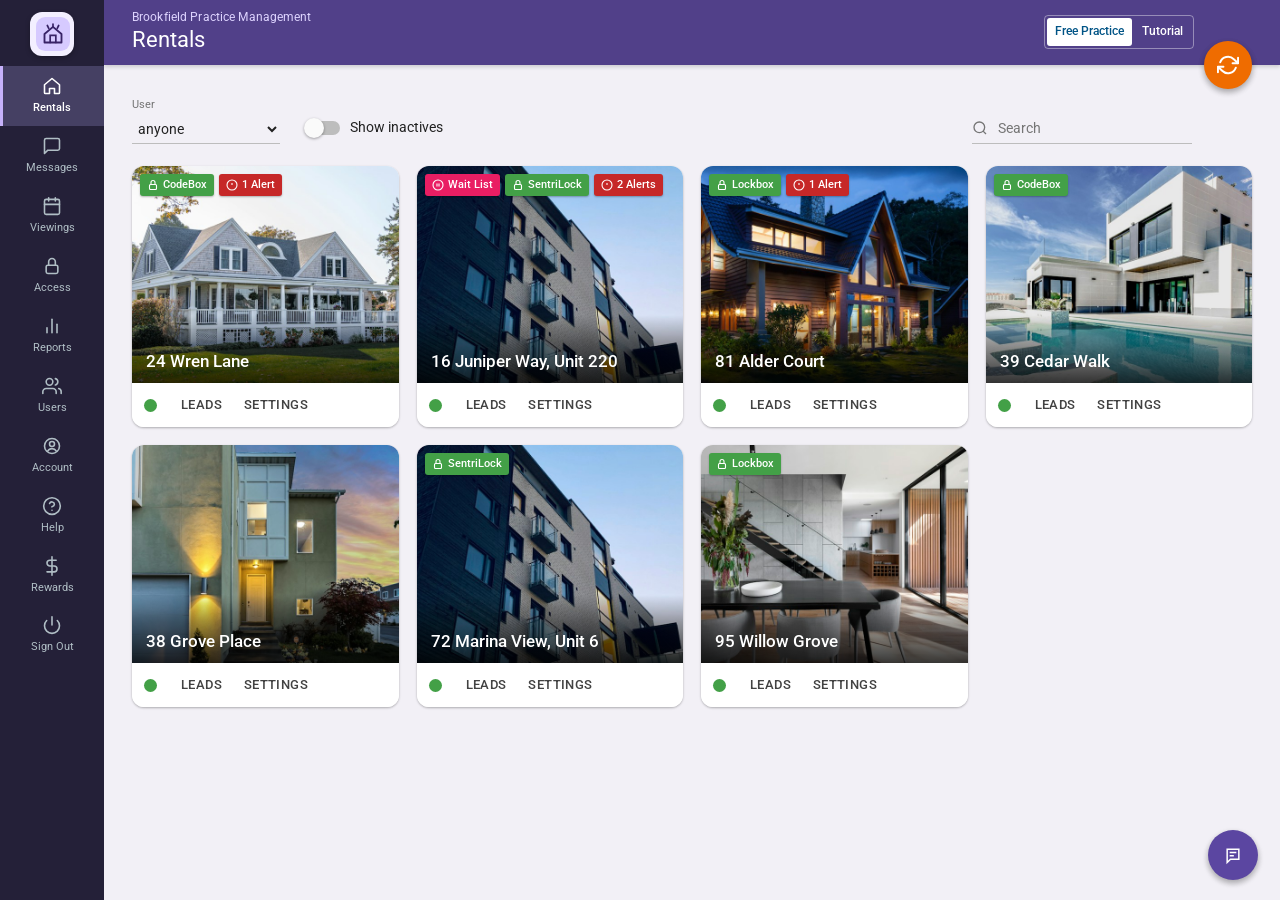
<file: index.html>
<!DOCTYPE html>
<html lang="en">
<head>
  <meta charset="UTF-8" />
  <meta name="viewport" content="width=device-width, initial-scale=1.0" />
  <title>Leasing Lab | Rental operations practice</title>
  <meta name="robots" content="noindex, nofollow" />
  <link rel="icon" href="assets/lab.svg" type="image/svg+xml" />
  <link rel="stylesheet" href="replica.css?v=gallery-support" />
</head>
<body>
  <div class="app-shell">
    <div id="sidebarBackdrop" class="sidebar-backdrop"></div>

    <aside id="sidebar" class="sidebar" aria-label="Leasing Lab navigation">
      <div class="tt-logo-wrap">
        <button id="logoHomeBtn" class="tt-logo" type="button" aria-label="Leasing Lab home" title="Leasing Lab">
          <img src="assets/lab.svg" width="34" height="34" alt="">
        </button>
      </div>
      <nav id="navStack" class="nav-stack"></nav>
    </aside>

    <!-- Main Workspace -->
    <div class="main-col">
      <header id="topHeader" class="top-header"></header>
      <aside id="practice-guide" class="practice-guide" aria-label="Practice tutorial" hidden></aside>
      <main id="canvas" class="canvas"></main>
    </div>
  </div>

  <button id="chatFab" class="chat-fab" type="button" aria-label="Practice helper chat" aria-controls="chatPopover" aria-expanded="false">
    <svg class="chat-open-icon" width="20" height="20" viewBox="0 0 24 24" fill="none" stroke="currentColor" stroke-width="1.8" aria-hidden="true">
      <path d="M5 5h14v12H9l-4 4z M8 9h8m-8 4h5"/>
    </svg>
    <svg class="chat-close-icon" width="20" height="20" viewBox="0 0 24 24" fill="none" stroke="currentColor" stroke-width="1.8" aria-hidden="true"><path d="m6 9 6 6 6-6"/></svg>
  </button>

  <aside id="chatPopover" class="chat-popover" aria-label="Leasing Lab support">
    <div class="chat-pop-head">
      <div class="support-brand"><img src="assets/lab.svg" alt="" width="26" height="26"><strong>Leasing Lab support</strong></div>
      <button id="closeChatBtn" type="button" aria-label="Close practice support">×</button>
    </div>
    <div class="chat-pop-body">
      <div id="support-home">
        <header class="support-welcome"><h2 id="practice-help-heading">Hi there 👋</h2><p>Ask a practice question about rentals, leads or showings.</p></header>
        <section class="support-card">
          <h3>Start a conversation</h3>
          <div class="support-reply"><span id="support-avatars" aria-hidden="true"></span><span>Practice assistant<br><strong>Replies instantly</strong></span></div>
          <button class="btn-blue" id="support-new" type="button">Send us a message</button>
          <button class="support-history-link" id="support-history" type="button">See all your conversations <span aria-hidden="true">→</span></button>
        </section>
        <section class="support-card support-status"><span aria-hidden="true">✓</span><div><h3>Practice support status</h3><p id="support-status-text"></p></div></section>
        <section class="support-card" aria-labelledby="support-answers-title">
          <h3 id="support-answers-title">Search for help</h3>
          <input class="mat-input" type="search" id="practice-support-search" aria-label="Search help topics" placeholder="Search help topics">
          <div id="practice-support-results"></div>
        </section>
      </div>
      <section id="support-conversations" class="support-subpage" hidden>
        <button class="btn-flat" type="button" data-support-home>← Support home</button>
        <h2>Your conversations</h2><div id="support-conversation-list"></div>
      </section>
      <section id="support-conversation" class="support-subpage" hidden>
        <button class="btn-flat" type="button" id="support-back">← Back</button>
        <h2 id="support-thread-title">New conversation</h2>
        <div id="practice-support-thread" class="practice-support-thread" role="log" aria-label="Messages"></div>
        <form id="practice-support"><label class="mat-field"><span class="mat-label">Your message</span><textarea id="practice-support-message" class="mat-textarea" maxlength="500" rows="2" required></textarea></label><button class="btn-blue" type="submit">Send practice message</button></form>
      </section>
    </div>
  </aside>


  <!-- Reusable Modal for Device Codes / Add Device / Schedule Showing -->
  <div id="ttModal" class="modal-backdrop" role="dialog" aria-labelledby="ttModalTitle" aria-modal="true" aria-hidden="true">
    <div class="modal-box">
      <div class="modal-head">
        <span id="ttModalTitle">Details</span>
        <button id="ttModalClose" type="button" aria-label="Close dialog" style="border:0;background:transparent;color:#fff;font-size:20px;cursor:pointer;">×</button>
      </div>
      <div id="ttModalBody" class="modal-body"></div>
      <div id="ttModalFoot" class="modal-foot"></div>
    </div>
  </div>

  <div id="toast" class="toast" role="status" aria-live="polite"></div>

  <div id="signoutOverlay" class="signout-overlay" role="dialog" aria-label="Practice session paused" aria-modal="true" aria-hidden="true">
    <div class="signout-card">
      <div class="signout-logo-circle">
        <img src="assets/lab.svg" width="34" height="34" alt="">
      </div>
      <h2 style="margin:0 0 4px; font-size:20px; color:#263238;">Return to Leasing Lab</h2>
      <p style="margin:0 0 20px; font-size:13px; color:#607D8B;">Your fictional records and tutorial progress are saved on this browser.</p>
      <button id="signBackInBtn" class="btn-blue" type="button" style="width:100%; padding:11px 16px; font-size:14px;">Return to practice</button>
    </div>
  </div>

  <script src="data.js?v=gallery-support"></script>
  <script src="scheduling.js?v=gallery-support"></script>
  <script src="exports.js?v=gallery-support"></script>
  <script src="replica-booking.js?v=gallery-support"></script>
  <script src="replica-workflows.js?v=gallery-support"></script>
  <script src="full-workspace.js?v=gallery-support"></script>
  <script src="replica-tutorial.js?v=gallery-support"></script>
  <script src="replica.js?v=gallery-support"></script>
</body>
</html>
</file>
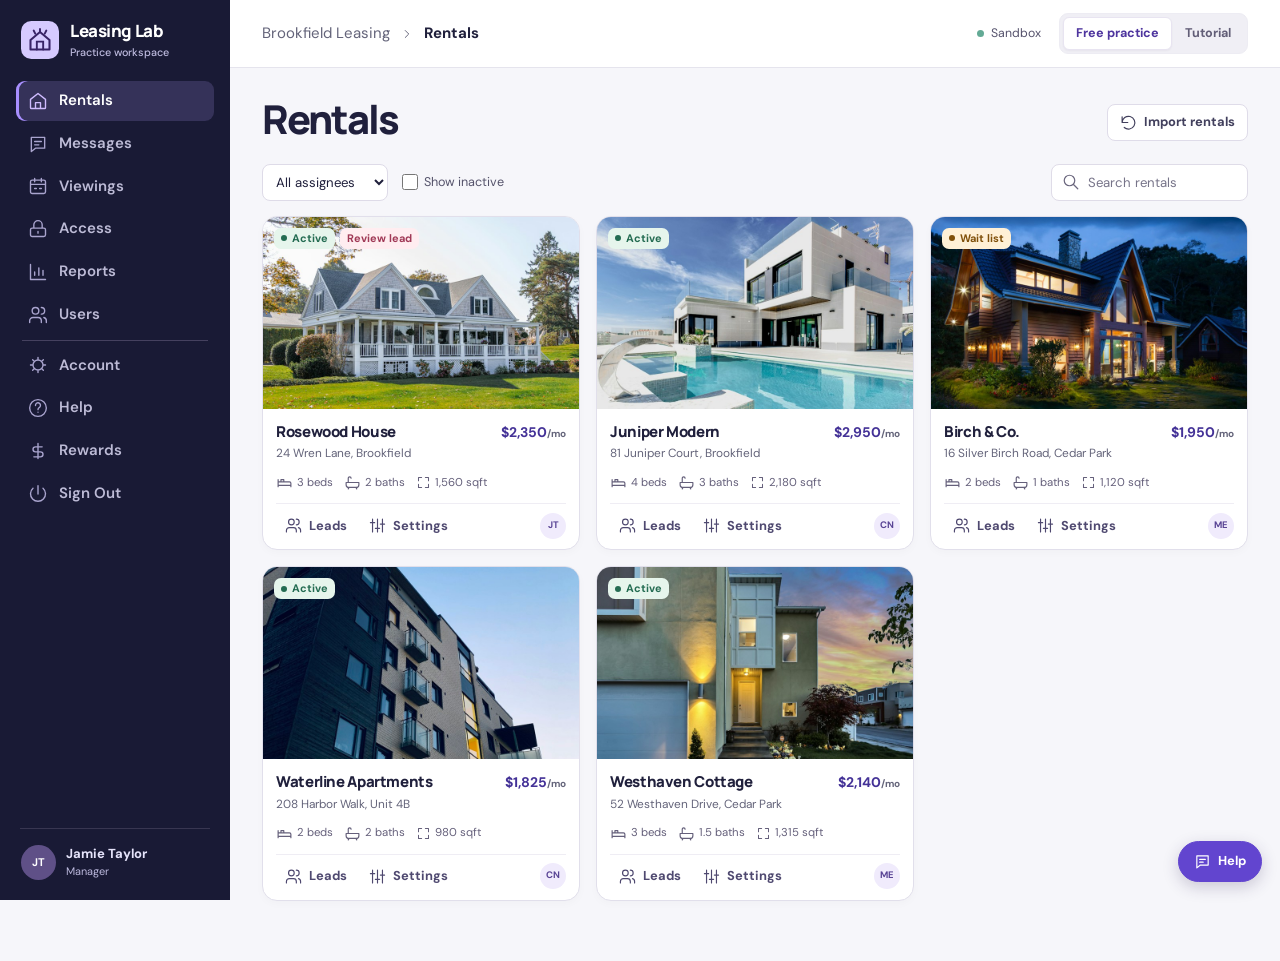
<file: legacy.html>
<!doctype html>
<html lang="en">
<head>
  <meta charset="utf-8">
  <meta name="viewport" content="width=device-width, initial-scale=1">
  <meta name="theme-color" content="#181936">
  <meta name="description" content="Practice rental leasing workflows with fictional properties, leads, and showings.">
  <title>Leasing Lab | Practice workspace</title>
  <link rel="icon" href="assets/lab.svg" type="image/svg+xml">
  <link rel="stylesheet" href="style.css?v=workflow-update">
  <script src="data.js?v=workflow-update" defer></script>
  <script src="scheduling.js?v=workflow-update" defer></script>
  <script src="exports.js?v=workflow-update" defer></script>
  <script src="lessons.js?v=workflow-update" defer></script>
  <script src="workspace.js?v=workflow-update" defer></script>
  <script src="app.js?v=workflow-update" defer></script>
</head>
<body>
  <a class="skip" href="#content">Skip to content</a>
  <div class="shell">
    <aside class="rail" aria-label="Workspace navigation">
      <a class="brand" data-nav="rentals" href="#rentals">
        <img src="assets/lab.svg" width="38" height="38" alt="">
        <span>Leasing Lab<small>Practice workspace</small></span>
      </a>
      <nav id="primary"></nav>
      <div class="rail-bottom">
        <div class="account" id="practice-user"></div>
      </div>
    </aside>
    <div class="workspace">
      <header class="topbar">
        <button type="button" class="icon-button mobile-nav" data-action="mobile-nav" aria-label="Toggle navigation">☰</button>
        <div id="breadcrumb" class="breadcrumb"></div>
        <div class="top-actions">
          <span class="sandbox-label"><i></i> Sandbox</span>
          <div class="mode-switch" aria-label="Practice mode" role="group">
            <button type="button" data-action="mode" data-value="free">Free practice</button>
            <button type="button" data-action="mode" data-value="guided">Tutorial</button>
          </div>
        </div>
      </header>
      <div class="work-area">
        <main id="content" tabindex="-1"></main>
        <aside id="coach" class="coach" aria-label="Tutorial" hidden></aside>
      </div>
    </div>
  </div>
  <form id="availability-controls" hidden></form>
  <div id="support-launcher"></div>
  <aside id="support-panel" class="support-panel" aria-labelledby="support-title" hidden></aside>
  <dialog id="modal" aria-labelledby="modal-title"></dialog>
  <div id="notice" class="toast" role="status" aria-live="polite"></div>
</body>
</html>
</file>
<file: replica.css>
@font-face { font-family:Roboto; src:url('assets/fonts/roboto.woff2') format('woff2'); font-display:swap; font-weight:400 700; }
:root {
      --sidebar-bg: #242038;
      --sidebar-active: #454063;
      --sidebar-hover: #34304b;
      --sidebar-w: 104px;
      --blue: #514089;
      --blue-accent: #5b46a1;
      --blue-light: #ded4ff;
      --canvas: #f2f0f6;
      --paper: #FFFFFF;
      --ink: #212121;
      --muted: #616161;
      --subtle: #757575;
      --line: #E0E0E0;
      --imported-bg: #F5F5F5;
      --orange: #EF6C00;
      --orange-dark: #E65100;
      --green: #43A047;
      --help-green: #66BB6A;
      --waitlist: #E91E63;
      --alert-red: #C62828;
      --shadow-1: 0 1px 3px rgba(0,0,0,0.12), 0 1px 2px rgba(0,0,0,0.18);
      --shadow-2: 0 3px 6px rgba(0,0,0,0.16), 0 3px 6px rgba(0,0,0,0.20);
    }

    * { box-sizing: border-box; }

    html, body {
      margin: 0;
      padding: 0;
      background: var(--canvas);
      color: var(--ink);
      font: 14px/1.45 "Roboto", -apple-system, BlinkMacSystemFont, sans-serif;
      min-height: 100vh;
    }

    button, input, select, textarea {
      font: inherit;
      color: inherit;
    }

    .app-shell {
      display: flex;
      min-height: 100vh;
      width: 100%;
    }

    .sidebar {
      width: var(--sidebar-w);
      flex: 0 0 var(--sidebar-w);
      background: var(--sidebar-bg);
      color: #CFD8DC;
      display: flex;
      flex-direction: column;
      align-items: center;
      position: fixed;
      top: 0;
      left: 0;
      bottom: 0;
      z-index: 50;
      overflow-y: auto;
      padding-bottom: 12px;
      transition: transform 0.2s ease;
    }

    .tt-logo-wrap {
      padding: 12px 0 10px;
      display: flex;
      justify-content: center;
      width: 100%;
    }

    .tt-logo {
      width: 44px;
      height: 44px;
      border-radius: 12px;
      background: #f3efff;
      border: 0;
      display: grid;
      place-items: center;
      box-shadow: 0 2px 5px rgba(0,0,0,0.28);
      cursor: pointer;
    }

    .nav-stack {
      width: 100%;
      display: flex;
      flex-direction: column;
    }

    .nav-item {
      width: 100%;
      border: 0;
      background: transparent;
      color: #B0BEC5;
      padding: 10px 4px;
      display: flex;
      flex-direction: column;
      align-items: center;
      justify-content: center;
      gap: 4px;
      cursor: pointer;
      font-size: 11px;
      font-weight: 400;
      transition: background 0.15s ease, color 0.15s ease;
    }

    .nav-item:hover {
      background: var(--sidebar-hover);
      color: #FFFFFF;
    }

    .nav-item.active {
      background: var(--sidebar-active);
      color: #FFFFFF;
      font-weight: 500;
      box-shadow: inset 3px 0 #c6b1fa;
    }

    .nav-item svg {
      width: 20px;
      height: 20px;
      stroke: currentColor;
      fill: none;
      stroke-width: 1.9;
    }

    /* Main Column right of sidebar */
    .main-col {
      flex: 1;
      margin-left: var(--sidebar-w);
      min-width: 0;
      display: flex;
      flex-direction: column;
      min-height: 100vh;
    }

    .top-header {
      background: var(--blue);
      color: #FFFFFF;
      position: relative;
      box-shadow: 0 2px 4px rgba(0,0,0,0.16);
      z-index: 30;
    }

    .top-header-inner {
      padding: 10px 28px 11px;
      display: flex;
      align-items: center;
      gap: 14px;
    }

    .mobile-menu-btn {
      display: none;
      border: 0;
      background: rgba(255,255,255,0.14);
      color: #fff;
      width: 36px;
      height: 36px;
      border-radius: 4px;
      align-items: center;
      justify-content: center;
      cursor: pointer;
    }

    .back-arrow-btn {
      border: 0;
      background: transparent;
      color: #FFFFFF;
      width: 36px;
      height: 36px;
      border-radius: 50%;
      display: grid;
      place-items: center;
      cursor: pointer;
      margin-left: -8px;
      transition: background 0.15s ease;
    }

    .back-arrow-btn:hover {
      background: rgba(255,255,255,0.16);
    }

    .company-name {
      font-size: 12px;
      color: var(--blue-light);
      letter-spacing: 0.01em;
      line-height: 1.2;
    }

    .page-title {
      font-size: 22px;
      font-weight: 400;
      color: #FFFFFF;
      margin: 2px 0 0;
      line-height: 1.25;
    }

    /* Orange Floating Sync Button overlapping bottom-right of blue header */
    .sync-fab {
      position: absolute;
      right: 28px;
      bottom: -24px;
      width: 48px;
      height: 48px;
      border-radius: 50%;
      border: 0;
      background: var(--orange);
      color: #FFFFFF;
      display: grid;
      place-items: center;
      cursor: pointer;
      box-shadow: var(--shadow-2);
      z-index: 35;
      transition: background 0.15s ease, transform 0.15s ease;
    }

    .sync-fab:hover {
      background: var(--orange-dark);
      transform: scale(1.05);
    }

    .sync-fab.spinning svg {
      animation: spin 0.7s linear infinite;
    }

    @keyframes spin {
      from { transform: rotate(0deg); }
      to { transform: rotate(360deg); }
    }

    /* Horizontal Uppercase Tabs inside bottom of blue header (Settings view) */
    .header-tabs {
      display: flex;
      padding: 0 28px;
      gap: 4px;
      overflow-x: auto;
    }

    .header-tab {
      border: 0;
      background: transparent;
      color: rgba(255,255,255,0.72);
      text-transform: uppercase;
      font-size: 13px;
      font-weight: 500;
      letter-spacing: 0.04em;
      padding: 12px 20px 10px;
      border-bottom: 3px solid transparent;
      cursor: pointer;
      white-space: nowrap;
      transition: color 0.15s ease, border-color 0.15s ease;
    }

    .header-tab:hover {
      color: #FFFFFF;
    }

    .header-tab.active {
      color: #FFFFFF;
      border-bottom-color: #FFFFFF;
    }

    /* Content Canvas */
    .canvas {
      flex: 1;
      padding: 24px 28px 80px;
    }

    /* Rentals Filter Bar (Material underlined inputs on #EEEEEE canvas) */
    .filter-bar {
      display: flex;
      flex-wrap: wrap;
      align-items: flex-end;
      justify-content: space-between;
      gap: 18px;
      margin-bottom: 22px;
      padding-right: 60px;
    }

    .filter-left {
      display: flex;
      flex-wrap: wrap;
      align-items: flex-end;
      gap: 26px;
    }

    .mat-field {
      display: flex;
      flex-direction: column;
      min-width: 148px;
    }

    .mat-label {
      font-size: 11px;
      color: var(--subtle);
      margin-bottom: 2px;
    }

    .mat-select, .mat-input, .mat-textarea {
      border: 0;
      border-bottom: 1px solid #BDBDBD;
      background: transparent;
      padding: 5px 2px;
      font-size: 14px;
      color: var(--ink);
      outline: none;
      transition: border-color 0.15s ease;
    }

    .mat-select:focus, .mat-input:focus, .mat-textarea:focus {
      border-bottom: 2px solid var(--blue-accent);
      padding-bottom: 4px;
    }

    .mat-textarea {
      resize: vertical;
      min-height: 64px;
      width: 100%;
    }

    .currency-input { display:flex; align-items:center; gap:6px; }
    .currency-input .mat-input { width:100%; min-width:0; }
    .qualifying-question {
      min-width:0;
      margin:12px 0;
      padding:10px 14px;
      border:1px solid var(--line);
      border-radius:8px;
    }
    .qualifying-question legend { padding:0 4px; }
    .qualifying-choices { display:grid; gap:6px; margin:8px 0; }
    .qualifying-choice {
      display:grid;
      grid-template-columns:minmax(0,1fr) auto auto;
      gap:8px;
      align-items:center;
    }
    .qualifying-choice .mat-field { min-width:0; }

    /* Material Toggle Switch */
    .mat-switch {
      display: inline-flex;
      align-items: center;
      gap: 10px;
      cursor: pointer;
      user-select: none;
      font-size: 13.5px;
      color: var(--ink);
    }

    .mat-switch input {
      position: absolute;
      opacity: 0;
      width: 0;
      height: 0;
    }

    .switch-track {
      width: 34px;
      height: 14px;
      border-radius: 999px;
      background: #BDBDBD;
      position: relative;
      transition: background 0.18s ease;
      flex-shrink: 0;
    }

    .switch-track::after {
      content: "";
      position: absolute;
      width: 20px;
      height: 20px;
      border-radius: 50%;
      background: #FAFAFA;
      top: -3px;
      left: -2px;
      box-shadow: 0 1px 3px rgba(0,0,0,0.35);
      transition: transform 0.18s ease, background 0.18s ease;
    }

    .mat-switch input:checked + .switch-track {
      background: rgba(30, 136, 229, 0.5);
    }

    .mat-switch input:checked + .switch-track::after {
      transform: translateX(18px);
      background: var(--blue-accent);
    }

    .search-box {
      display: flex;
      align-items: center;
      gap: 8px;
      border-bottom: 1px solid #BDBDBD;
      padding-bottom: 4px;
      min-width: 220px;
    }

    .search-box:focus-within {
      border-bottom: 2px solid var(--blue-accent);
      padding-bottom: 3px;
    }

    .search-box input {
      border: 0;
      background: transparent;
      outline: none;
      width: 100%;
      font-size: 14px;
    }

    /* 4-Column Rental Property Card Grid (0000-rentals.jpg) */
    .rentals-grid {
      display: grid;
      grid-template-columns: repeat(4, minmax(0, 1fr));
      gap: 18px;
    }

    .prop-card {
      background: var(--paper);
      border-radius: 12px;
      box-shadow: var(--shadow-1);
      overflow: hidden;
      display: flex;
      flex-direction: column;
      transition: box-shadow 0.15s ease;
    }

    .prop-card:hover {
      box-shadow: var(--shadow-2);
    }

    .prop-card.inactive-card {
      opacity: 0.78;
    }

    .prop-photo-wrap {
      position: relative;
      height: clamp(176px, 17vw, 236px);
      background: #CFD8DC;
      overflow: hidden;
      cursor: pointer;
    }

    .prop-photo-wrap img {
      width: 100%;
      height: 100%;
      object-fit: cover;
      display: block;
    }

    .prop-badges {
      position: absolute;
      top: 8px;
      left: 8px;
      right: 8px;
      display: flex;
      flex-wrap: wrap;
      gap: 5px;
      z-index: 3;
    }

    .tt-badge {
      display: inline-flex;
      align-items: center;
      gap: 4px;
      padding: 3px 7px;
      border-radius: 3px;
      font-size: 11px;
      font-weight: 500;
      color: #FFFFFF;
      box-shadow: 0 1px 2px rgba(0,0,0,0.28);
    }

    .tt-badge svg {
      width: 12px;
      height: 12px;
      flex-shrink: 0;
    }

    .badge-waitlist { background: var(--waitlist); }
    .badge-device { background: var(--green); }
    .badge-alert { background: var(--alert-red); }

    .prop-scrim {
      position: absolute;
      left: 0;
      right: 0;
      bottom: 0;
      padding: 36px 14px 11px;
      background: linear-gradient(to top, rgba(0,0,0,0.78) 0%, rgba(0,0,0,0.35) 60%, rgba(0,0,0,0) 100%);
      color: #FFFFFF;
      font-size: 16px;
      font-weight: 600;
      line-height: 1.25;
      z-index: 2;
    }

    .prop-footer {
      height: 44px;
      padding: 0 12px;
      background: #FFFFFF;
      display: flex;
      align-items: center;
      gap: 14px;
    }
    .prop-footer .status-dot, .status-control .status-dot { width: 13px; height: 13px; }
    .status-control { display: inline-flex; gap: 8px; align-items: center; position: relative; cursor: pointer; }
    .status-control input { position: absolute; left: 0; width: 13px; height: 13px; opacity: 0; margin: 0; }
    .status-control input:focus-visible + .status-dot { outline: 2px solid var(--blue); outline-offset: 3px; }
    .listing-gallery { display: grid; grid-template-columns: repeat(4, minmax(0, 1fr)); gap: 4px; margin: 16px 0; }
    .listing-gallery .photo-thumb-item { cursor: zoom-in; border: 0; border-radius: 2px; padding: 0; height: auto; aspect-ratio: 3 / 2; }
    .listing-visuals summary { cursor: pointer; padding: 10px 0; font-weight: 600; }
    .listing-visuals .mat-field { max-width: 420px; }
    @media (max-width: 600px) { .listing-gallery { grid-template-columns: repeat(2, minmax(0, 1fr)); } }
    .listing-photo-preview { margin: 0; }
    .listing-photo-preview img { width: 100%; border-radius: 8px; }
    .listing-photo-preview figcaption { margin-top: 7px; color: var(--muted); }
    .accordion-row .accordion-btn { justify-content: flex-start; gap: 8px; }
    .accordion-row.open .accordion-btn span:first-child { transform: rotate(90deg); }
    .mat-field :is([readonly],:disabled) { background: var(--imported-bg); }
    .lead-search .sr-only { position: absolute; width: 1px; height: 1px; overflow: hidden; clip-path: inset(50%); }
    .lead-identity-alert { display: block; margin-top: 4px; color: #96364a; font-size: 12px; font-weight: 600; }

    .status-dot {
      width: 11px;
      height: 11px;
      border-radius: 50%;
      background: var(--green);
      flex-shrink: 0;
    }

    .status-dot.off {
      background: #9E9E9E;
    }

    .card-link-btn {
      border: 0;
      background: transparent;
      color: #424242;
      text-transform: uppercase;
      font-size: 12.5px;
      font-weight: 500;
      letter-spacing: 0.03em;
      padding: 6px 4px;
      cursor: pointer;
    }

    .card-link-btn:hover {
      color: var(--blue);
    }

    /* Rental Settings Two-Column Layout (0125 - 0314) */
    .settings-layout {
      display: grid;
      grid-template-columns: 185px minmax(0, 1fr);
      gap: 24px;
      max-width: 1080px;
      align-items: start;
    }

    .subnav-sticky {
      position: sticky;
      top: calc(var(--rental-header-height, 106px) + 14px);
      display: flex;
      flex-direction: column;
    }

    .subnav-link {
      border: 0;
      background: transparent;
      text-align: left;
      padding: 11px 12px;
      font-size: 13.5px;
      color: var(--blue);
      border-bottom: 1px solid #DCDCDC;
      cursor: pointer;
      transition: background 0.15s ease;
    }

    .subnav-link:last-child {
      border-bottom: 0;
    }

    .subnav-link:hover {
      background: rgba(2, 119, 189, 0.06);
    }

    .subnav-link.active {
      background: #E0E0E0;
      color: #01579B;
      font-weight: 500;
      border-radius: 3px;
    }

    .settings-stack {
      display: flex;
      flex-direction: column;
      gap: 20px;
    }

    .mat-card {
      background: var(--paper);
      border-radius: 2px;
      box-shadow: var(--shadow-1);
      padding: 20px 24px;
    }

    .mat-card-title {
      font-size: 18px;
      font-weight: 400;
      color: var(--ink);
      margin: 0 0 16px;
    }

    .sub-heading {
      font-size: 13px;
      font-weight: 500;
      color: var(--muted);
      text-transform: uppercase;
      letter-spacing: 0.04em;
      margin: 20px 0 12px;
      padding-top: 14px;
      border-top: 1px solid #EEEEEE;
    }

    .sub-heading.first {
      margin-top: 4px;
      padding-top: 0;
      border-top: 0;
    }

    .grid-2 {
      display: grid;
      grid-template-columns: repeat(2, minmax(0, 1fr));
      gap: 16px 24px;
    }

    .grid-3 {
      display: grid;
      grid-template-columns: repeat(3, minmax(0, 1fr));
      gap: 14px 20px;
    }

    .grid-4 {
      display: grid;
      grid-template-columns: repeat(4, minmax(0, 1fr));
      gap: 10px;
    }

    .imported-box {
      background: var(--imported-bg);
      border: 1px solid #E5E5E5;
      border-radius: 2px;
      padding: 7px 10px;
    }

    .imported-head {
      display: flex;
      justify-content: space-between;
      align-items: center;
      font-size: 11px;
      color: var(--subtle);
      margin-bottom: 2px;
    }

    .imported-tag {
      font-size: 10px;
      text-transform: uppercase;
      letter-spacing: 0.04em;
      color: #9E9E9E;
    }

    .imported-val {
      font-size: 14px;
      color: #616161;
    }

    /* Green circular ? help icon */
    .help-q {
      display: inline-grid;
      place-items: center;
      width: 16px;
      height: 16px;
      border-radius: 50%;
      background: var(--help-green);
      color: #FFFFFF;
      font-size: 11px;
      font-weight: 700;
      cursor: help;
      flex-shrink: 0;
    }

    .row-inline {
      display: flex;
      align-items: center;
      gap: 8px;
      flex-wrap: wrap;
    }

    /* Accordion rows inside Marketing */
    .accordion-row {
      border-top: 1px solid #EEEEEE;
      padding: 12px 2px;
    }

    .accordion-btn {
      width: 100%;
      border: 0;
      background: transparent;
      display: flex;
      justify-content: space-between;
      align-items: center;
      cursor: pointer;
      font-size: 14px;
      font-weight: 500;
      color: var(--ink);
      padding: 2px 0;
    }

    .accordion-body {
      padding: 10px 0 4px;
      color: var(--muted);
      font-size: 13.5px;
      display: none;
    }

    .accordion-row.open .accordion-body {
      display: block;
    }

    /* Vertical Blue Left Border Expandable Panels (Qualifying, Custom Questions, Viewing) */
    .blue-subpanel {
      margin: 10px 0 12px 16px;
      padding: 10px 0 10px 18px;
      border-left: 3px solid var(--blue-accent);
      display: flex;
      flex-direction: column;
      gap: 12px;
    }

    .inline-num {
      width: 48px;
      border: 0;
      border-bottom: 1px solid #9E9E9E;
      text-align: center;
      background: transparent;
      padding: 2px;
      font-weight: 500;
      outline: none;
    }

    .inline-num:focus {
      border-bottom: 2px solid var(--blue-accent);
    }

    .toggle-list {
      display: flex;
      flex-direction: column;
      gap: 14px;
    }

    .photo-thumb-item {
      height: 82px;
      border-radius: 2px;
      overflow: hidden;
      border: 1px solid var(--line);
    }

    .photo-thumb-item img {
      width: 100%;
      height: 100%;
      object-fit: cover;
      display: block;
    }

    .char-counter {
      font-size: 11.5px;
      color: var(--subtle);
      text-align: right;
      margin-top: 3px;
    }

    .btn-blue {
      border: 0;
      background: var(--blue);
      color: #FFFFFF;
      padding: 8px 16px;
      border-radius: 2px;
      font-size: 13px;
      font-weight: 500;
      text-transform: uppercase;
      letter-spacing: 0.04em;
      cursor: pointer;
      box-shadow: var(--shadow-1);
    }

    .btn-blue:hover {
      background: #01579B;
    }

    .btn-flat {
      border: 0;
      background: transparent;
      color: var(--blue);
      padding: 8px 12px;
      font-size: 13px;
      font-weight: 500;
      text-transform: uppercase;
      cursor: pointer;
    }

    .chat-fab {
      position: fixed;
      right: 22px;
      bottom: 20px;
      width: 50px;
      height: 50px;
      padding: 0;
      border-radius: 50%;
      border: 0;
      background: var(--blue-accent);
      color: #FFFFFF;
      display: flex;
      align-items: center;
      justify-content: center;
      cursor: pointer;
      box-shadow: var(--shadow-2);
      z-index: 45;
    }

    .chat-fab .chat-close-icon,
    .chat-fab[aria-expanded="true"] .chat-open-icon { display: none; }
    .chat-fab[aria-expanded="true"] .chat-close-icon { display: block; }
    .chat-popover {
      position: fixed;
      right: 22px;
      bottom: 82px;
      width: min(386px, calc(100vw - 44px));
      max-height: min(680px, calc(100dvh - 100px));
      background: #FFFFFF;
      border-radius: 16px;
      box-shadow: 0 8px 28px rgba(0,0,0,0.22);
      overflow: hidden;
      z-index: 46;
      display: none;
    }

    .chat-popover.open {
      display: flex;
      flex-direction: column;
    }

    .chat-pop-head, .support-welcome { background: var(--blue); color: white; }
    .chat-pop-head { display:flex; align-items:center; justify-content:space-between; padding:12px 18px; }
    .support-brand,.support-reply,.support-status { display:flex; align-items:center; gap:10px; }
    .chat-pop-head button { border:0; color:white; background:transparent; font-size:24px; cursor:pointer; }
    .chat-pop-body { overflow:auto; min-height:0; background:#f4f2f8; font-size:13px; }
    .support-welcome { padding:4px 20px 32px; background:linear-gradient(145deg,var(--blue),#38345c); }
    .support-welcome h2 { font-size:25px; font-weight:600; margin:0; }
    .support-welcome p { margin:6px 0; }
    .support-card { margin:10px 12px; padding:15px; background:white; border:1px solid var(--line); border-radius:9px; }
    .support-welcome + .support-card { margin-top:-16px; position:relative; }
    .support-card h3 { margin:0 0 9px; font-size:15px; }
    .support-reply { margin:10px 0 13px; color:var(--muted); }
    .support-reply strong { color:var(--ink); }
    #support-avatars { display:flex; padding-left:4px; }
    #support-avatars span { display:grid; place-items:center; width:30px; height:30px; margin-left:-4px; border:2px solid white; border-radius:50%; background:#e1d9f0; color:#463558; font-weight:600; }
    #support-avatars span:nth-child(2) { background:#d5ebe7; }
    #support-avatars span:nth-child(3) { background:#f6dfbf; }
    .support-history-link,.support-thread-link { display:block; width:100%; text-align:left; border:0; border-top:1px solid var(--line); padding:12px 0 0; margin-top:14px; color:var(--blue); background:transparent; cursor:pointer; }
    .support-history-link span { float:right; }
    .support-status h3,.support-status p { margin:0; }
    .support-status > span { background:#d6efdd; color:#176638; border-radius:50%; padding:3px 6px; }
    .support-subpage { padding:16px; background:white; min-height:min(320px,55dvh); overflow-wrap:anywhere; }
    .support-subpage h2 { font-size:19px; }
    .support-subpage[hidden],#support-home[hidden] { display:none; }
    .support-thread-link { padding:12px 4px; margin:0; }
    .support-subpage form { display:grid; gap:8px; }
    .support-subpage form button { justify-self:start; }
    #practice-support-results details { padding: 7px 0; border-bottom: 1px solid var(--line); }
    #practice-support-results summary { cursor: pointer; }
    #practice-support-results p { margin: 5px 0; }

    /* Data Table for Leads/Other tabs */
    .tt-table {
      width: 100%;
      border-collapse: collapse;
      font-size: 13.5px;
    }

    .tt-table th, .tt-table td {
      text-align: left;
      padding: 10px 12px;
      border-bottom: 1px solid #EEEEEE;
    }

    .tt-table th {
      color: var(--subtle);
      font-weight: 500;
      font-size: 12px;
    }

    /* Toast */
    .toast {
      position: fixed;
      left: 50%;
      bottom: 24px;
      transform: translateX(-50%) translateY(16px);
      background: #323232;
      color: #FFFFFF;
      padding: 10px 18px;
      border-radius: 3px;
      font-size: 13.5px;
      opacity: 0;
      pointer-events: none;
      transition: all 0.2s ease;
      z-index: 70;
    }

    .toast.show {
      opacity: 1;
      transform: translateX(-50%) translateY(0);
    }

    .sidebar-backdrop {
      display: none;
      position: fixed;
      inset: 0;
      background: rgba(0,0,0,0.4);
      z-index: 48;
    }

    @media (max-width: 1120px) {
      .rentals-grid { grid-template-columns: repeat(3, minmax(0, 1fr)); }
    }

    @media (max-width: 860px) {
      .rentals-grid { grid-template-columns: repeat(2, minmax(0, 1fr)); }
      .settings-layout { grid-template-columns: 1fr; }
      .subnav-sticky {
        position: static;
        flex-direction: row;
        flex-wrap: wrap;
        gap: 6px;
      }
      .subnav-link { border-bottom: 0; padding: 7px 10px; }
      .grid-3 { grid-template-columns: repeat(2, minmax(0, 1fr)); }
    }

    @media (max-width: 640px) {
      .sidebar { transform: translateX(-100%); }
      .sidebar.open { transform: translateX(0); }
      .sidebar-backdrop.open { display: block; }
      .main-col { margin-left: 0; }
      .mobile-menu-btn { display: inline-flex; }
      .rentals-grid { grid-template-columns: 1fr; }
      .grid-2, .grid-3 { grid-template-columns: 1fr; }
      .canvas { padding: 18px 14px 80px; }
      .filter-bar { padding-right: 0; }
    }

    /* Step 3: Showings, Device Assignment & Availability Styles */
    .pill {
      display: inline-flex;
      align-items: center;
      gap: 4px;
      padding: 3px 9px;
      border-radius: 12px;
      font-size: 11.5px;
      font-weight: 500;
    }
    .pill-green { background: #E8F5E9; color: #2E7D32; }
    .pill-blue { background: #E1F5FE; color: #0277BD; }
    .pill-orange { background: #FFF3E0; color: #E65100; }
    .pill-gray { background: #EEEEEE; color: #616161; }
    .pill-red { background: #FFEBEE; color: #C62828; }

    .btn-outline {
      border: 1px solid var(--blue);
      background: #FFFFFF;
      color: var(--blue);
      padding: 6px 13px;
      border-radius: 2px;
      font-size: 12.5px;
      font-weight: 500;
      text-transform: uppercase;
      letter-spacing: 0.03em;
      cursor: pointer;
    }
    .btn-outline:hover { background: rgba(2, 119, 189, 0.06); }

    .btn-sm {
      padding: 5px 10px;
      font-size: 12px;
    }

    .btn-danger-flat {
      border: 0;
      background: transparent;
      color: var(--alert-red);
      padding: 5px 8px;
      font-size: 12px;
      font-weight: 500;
      cursor: pointer;
    }
    .btn-danger-flat:hover { background: #FFEBEE; border-radius: 2px; }

    .sched-day-row {
      display: grid;
      grid-template-columns: 145px minmax(0, 1fr);
      gap: 14px;
      align-items: start;
      padding: 12px 0;
      border-bottom: 1px solid #EEEEEE;
    }
    .sched-day-row:last-child { border-bottom: 0; }

    .sched-blocks {
      display: flex;
      flex-direction: column;
      gap: 8px;
    }

    .sched-block-line {
      display: flex;
      align-items: center;
      gap: 10px;
      flex-wrap: wrap;
    }

    .time-select {
      border: 0;
      border-bottom: 1px solid #BDBDBD;
      background: transparent;
      padding: 4px 2px;
      font-size: 13.5px;
      color: var(--ink);
      min-width: 104px;
      outline: none;
    }
    .time-select:focus {
      border-bottom: 2px solid var(--blue-accent);
    }

    .icon-x-btn {
      border: 0;
      background: transparent;
      color: #757575;
      width: 26px;
      height: 26px;
      border-radius: 50%;
      cursor: pointer;
      display: inline-grid;
      place-items: center;
      font-size: 16px;
    }
    .icon-x-btn:hover { background: #EEEEEE; color: var(--alert-red); }

    .preset-bar {
      display: flex;
      flex-wrap: wrap;
      gap: 8px;
      margin-bottom: 14px;
    }

    /* Weekly Calendar Grid (0648-rental-availability.jpg) */
    .cal-toolbar {
      display: flex;
      flex-wrap: wrap;
      align-items: center;
      justify-content: space-between;
      gap: 12px;
      margin-bottom: 14px;
    }
    .cal-legend {
      display: flex;
      flex-wrap: wrap;
      gap: 14px;
      font-size: 12px;
      color: var(--muted);
    }
    .cal-legend-dot {
      display: inline-block;
      width: 10px;
      height: 10px;
      border-radius: 2px;
      margin-right: 5px;
      vertical-align: middle;
    }

    .week-grid {
      display: grid;
      grid-template-columns: repeat(7, minmax(0, 1fr));
      border: 1px solid var(--line);
      border-radius: 2px;
      overflow: hidden;
      background: #FFFFFF;
    }

    .week-col {
      border-right: 1px solid #EEEEEE;
      min-height: 210px;
      display: flex;
      flex-direction: column;
    }
    .week-col:last-child { border-right: 0; }

    .week-col-head {
      padding: 9px 8px;
      background: #FAFAFA;
      border-bottom: 1px solid #EEEEEE;
      text-align: center;
    }
    .week-col-head.is-today {
      background: #E1F5FE;
      color: #01579B;
    }
    .week-col-dow {
      font-size: 11px;
      text-transform: uppercase;
      letter-spacing: 0.04em;
      color: var(--subtle);
    }
    .week-col-date {
      font-size: 14px;
      font-weight: 500;
      margin-top: 2px;
    }

    .week-col-body {
      padding: 8px 6px;
      display: flex;
      flex-direction: column;
      gap: 6px;
      flex: 1;
    }

    .cal-slot {
      padding: 5px 6px;
      border-radius: 2px;
      font-size: 11.5px;
      line-height: 1.3;
      border-left: 3px solid transparent;
    }
    .cal-slot-self {
      background: #E8F5E9;
      border-left-color: var(--green);
      color: #1B5E20;
    }
    .cal-slot-inperson {
      background: #E1F5FE;
      border-left-color: var(--blue-accent);
      color: #01579B;
    }
    .cal-slot-booked {
      background: #FFF3E0;
      border-left-color: var(--orange);
      color: #BF360C;
      cursor: pointer;
    }
    .cal-slot-blocked {
      background: #FFEBEE;
      border-left-color: var(--alert-red);
      color: #B71C1C;
    }
    .cal-slot-empty {
      font-size: 11.5px;
      color: #9E9E9E;
      text-align: center;
      margin-top: 18px;
    }

    .mode-radio-row {
      display: flex;
      flex-wrap: wrap;
      gap: 16px;
      margin: 8px 0 4px;
    }
    .mode-radio-card {
      flex: 1 1 260px;
      border: 1px solid var(--line);
      border-radius: 3px;
      padding: 12px 14px;
      cursor: pointer;
      display: flex;
      align-items: flex-start;
      gap: 10px;
      transition: border-color 0.15s ease, background 0.15s ease;
    }
    .mode-radio-card.selected {
      border-color: var(--blue-accent);
      background: #F3FAFE;
    }

    .modal-backdrop {
      position: fixed;
      inset: 0;
      background: rgba(0,0,0,0.45);
      display: none;
      align-items: center;
      justify-content: center;
      z-index: 65;
      padding: 16px;
    }
    .modal-backdrop.open { display: flex; }
    .modal-box {
      display: flex;
      flex-direction: column;
      background: #FFFFFF;
      border-radius: 3px;
      box-shadow: 0 10px 32px rgba(0,0,0,0.28);
      width: 100%;
      max-width: 480px;
      max-height: 100%;
      overflow: hidden;
    }
    .modal-head {
      flex: none;
      background: var(--blue);
      color: #FFFFFF;
      padding: 14px 18px;
      display: flex;
      justify-content: space-between;
      align-items: center;
      font-size: 16px;
      font-weight: 500;
    }
    .modal-body {
      min-height: 0;
      overflow-y: auto;
      overscroll-behavior: contain;
      padding: 18px;
      display: flex;
      flex-direction: column;
      gap: 14px;
    }
    .modal-body > * { flex: none; }
    .modal-foot {
      flex: none;
      padding: 10px 18px 14px;
      display: flex;
      justify-content: flex-end;
      gap: 10px;
      flex-wrap: wrap;
      border-top: 1px solid #EEEEEE;
    }

    .code-box-grid {
      display: grid;
      grid-template-columns: repeat(3, minmax(0, 1fr));
      gap: 10px;
    }
    .code-tile {
      background: #F5F5F5;
      border: 1px solid #E0E0E0;
      border-radius: 2px;
      padding: 8px 10px;
      text-align: center;
    }
    .code-tile-lbl { font-size: 11px; color: var(--subtle); }
    .code-tile-val { font-size: 16px; font-weight: 700; letter-spacing: 0.08em; margin-top: 2px; color: var(--ink); }

    @media (max-width: 960px) {
      .week-grid { grid-template-columns: repeat(2, minmax(0, 1fr)); }
      .week-col { min-height: 150px; border-bottom: 1px solid #EEEEEE; }
    }
    @media (max-width: 640px) {
      .sched-day-row { grid-template-columns: 1fr; gap: 8px; }
      .week-grid { grid-template-columns: 1fr; }
      .code-box-grid { grid-template-columns: 1fr; }
    }


    /* Step 4: Leads, Owner Report, Messages & Reports Styles */
    .btn-orange {
      background: #F57C00;
      color: #fff;
      border: none;
      border-radius: 3px;
      padding: 8px 16px;
      font-size: 13px;
      font-weight: 600;
      letter-spacing: 0.3px;
      cursor: pointer;
      display: inline-flex;
      align-items: center;
      gap: 6px;
      box-shadow: 0 2px 4px rgba(0,0,0,0.16);
      transition: background 0.15s, transform 0.1s;
    }
    .btn-orange:hover { background: #E65100; }
    .btn-orange:active { transform: translateY(1px); }

    .btn-outline {
      background: #fff;
      color: #0277BD;
      border: 1px solid #0277BD;
      border-radius: 3px;
      padding: 7px 13px;
      font-size: 12.5px;
      font-weight: 600;
      cursor: pointer;
      display: inline-flex;
      align-items: center;
      gap: 6px;
      transition: background 0.15s;
    }
    .btn-outline:hover { background: #E1F5FE; }

    .btn-ghost {
      background: transparent;
      color: #455A64;
      border: 1px solid #CFD8DC;
      border-radius: 3px;
      padding: 6px 11px;
      font-size: 12px;
      font-weight: 500;
      cursor: pointer;
      transition: background 0.15s;
    }
    .btn-ghost:hover { background: #ECEFF1; }

    .kpi-strip {
      display: grid;
      grid-template-columns: repeat(4, minmax(0, 1fr));
      gap: 14px;
      margin-bottom: 18px;
    }
    .kpi-tile {
      background: #fff;
      border: 1px solid #E0E4E8;
      border-radius: 4px;
      padding: 14px 16px;
      box-shadow: 0 1px 3px rgba(0,0,0,0.06);
    }
    .kpi-tile-label {
      font-size: 11.5px;
      text-transform: uppercase;
      letter-spacing: 0.4px;
      color: #607D8B;
      font-weight: 600;
    }
    .kpi-tile-value {
      font-size: 24px;
      font-weight: 700;
      color: #263238;
      margin-top: 4px;
      line-height: 1.15;
    }
    .kpi-tile-sub {
      font-size: 11.5px;
      color: #78909C;
      margin-top: 4px;
    }

    .leads-toolbar {
      display: flex;
      flex-wrap: wrap;
      align-items: flex-end;
      gap: 14px;
      margin-bottom: 16px;
    }
    .leads-toolbar label {
      font-size: 11px;
      font-weight: 600;
      color: #607D8B;
      text-transform: uppercase;
      letter-spacing: 0.3px;
    }
    .score-pill {
      display: inline-flex;
      align-items: center;
      justify-content: center;
      min-width: 44px;
      padding: 3px 8px;
      border-radius: 12px;
      font-size: 12px;
      font-weight: 700;
    }
    .score-high { background: #E8F5E9; color: #2E7D32; border: 1px solid #A5D6A7; }
    .score-low { background: #FFEBEE; color: #C62828; border: 1px solid #EF9A9A; }
    .score-none { background: #ECEFF1; color: #546E7A; border: 1px solid #CFD8DC; }

    .status-chip {
      display: inline-block;
      padding: 3px 9px;
      border-radius: 12px;
      font-size: 11.5px;
      font-weight: 600;
      white-space: nowrap;
    }
    .st-scheduled { background: #E3F2FD; color: #0277BD; }
    .st-prequalified { background: #E8F5E9; color: #2E7D32; }
    .st-viewed, .st-toured { background: #EDE7F6; color: #5E35B1; }
    .st-applied { background: #E0F2F1; color: #00695C; }
    .st-waitlist { background: #FCE4EC; color: #C2185B; }
    .st-disqualified { background: #FFEBEE; color: #C62828; }
    .st-unscored { background: #FFF8E1; color: #F57F17; }

    .type-badge {
      display: inline-block;
      font-size: 10.5px;
      font-weight: 600;
      padding: 1px 6px;
      border-radius: 3px;
      background: #ECEFF1;
      color: #455A64;
      margin-left: 6px;
      vertical-align: middle;
    }
    .type-badge.agent { background: #E1F5FE; color: #0277BD; }

    .table-scroll {
      width: 100%;
      overflow-x: auto;
    }
    .lead-row-clickable {
      cursor: pointer;
      transition: background 0.12s;
    }
    .lead-row-clickable:hover { background: #F5FAFD; }

    .qual-grid {
      display: grid;
      grid-template-columns: repeat(2, minmax(0, 1fr));
      gap: 10px;
      margin: 12px 0;
    }
    .qual-item {
      background: #F8FAFC;
      border: 1px solid #E2E8F0;
      border-radius: 4px;
      padding: 9px 12px;
      font-size: 12.5px;
    }
    .qual-item-label {
      font-size: 11px;
      color: #607D8B;
      text-transform: uppercase;
      font-weight: 600;
    }
    .qual-item-val {
      font-weight: 600;
      color: #263238;
      margin-top: 2px;
    }

    /* Owner Report */
    .or-preview-card {
      background: #fff;
      border: 1px solid #D8DFE5;
      border-radius: 4px;
      box-shadow: 0 2px 6px rgba(0,0,0,0.08);
      overflow: hidden;
    }
    .or-preview-body { padding: 20px; }
    .or-metrics-table {
      width: 100%;
      border-collapse: collapse;
      margin-bottom: 18px;
      font-size: 13.5px;
    }
    .or-metrics-table th, .or-metrics-table td {
      padding: 9px 12px;
      border-bottom: 1px solid #ECEFF1;
      text-align: left;
    }
    .or-metrics-table thead th {
      background: #F5F7F9;
      font-size: 11.5px;
      text-transform: uppercase;
      color: #546E7A;
      font-weight: 700;
    }
    .or-metrics-table td.num, .or-metrics-table th.num {
      text-align: right;
      font-variant-numeric: tabular-nums;
    }
    .or-metrics-table small { display:block; margin-top:3px; color:var(--muted); font-size:.82em; font-weight:400; }
    .or-feedback-table td:first-child { white-space:nowrap; }
    .or-feedback-table .suppressed { background:#f4f5f8; }
    .owner-report-settings { display:grid; gap:12px; border-top:4px solid #45649a; }
    .owner-report-settings .mat-card-title { margin:0; }
    .owner-schedule-summary { margin:0; padding:10px 12px; border-radius:6px; background:#eaf0fc; color:#243a68; }
    .owner-schedule-summary .btn-flat { display:block; padding-inline:0; }
    .or-preview-body h3 { margin:0 0 10px; }
    .owner-report-brand { display:flex; align-items:center; gap:10px; padding-top:14px; border-top:1px solid var(--line); font-weight:650; }
    .report-private-note { color:var(--muted); }

    /* Messages Two-Pane Inbox */
    .messages-shell {
      display: grid;
      grid-template-columns: 330px minmax(0, 1fr);
      background: #fff;
      border: 1px solid #DDE3E8;
      border-radius: 4px;
      box-shadow: 0 1px 4px rgba(0,0,0,0.07);
      min-height: 600px;
      max-width: 1180px;
      overflow: hidden;
    }
    .msg-list-pane {
      border-right: 1px solid #E0E4E8;
      display: flex;
      flex-direction: column;
      background: #FAFBFD;
    }
    .msg-list-top {
      padding: 12px 14px;
      border-bottom: 1px solid #E0E4E8;
      background: #fff;
    }
    .msg-filter-pills {
      display: flex;
      flex-wrap: wrap;
      gap: 6px;
      margin-top: 10px;
    }
    .pill-btn {
      border: 1px solid #CFD8DC;
      background: #fff;
      color: #455A64;
      border-radius: 14px;
      padding: 4px 10px;
      font-size: 11.5px;
      font-weight: 600;
      cursor: pointer;
    }
    .pill-btn.active {
      background: #0277BD;
      border-color: #0277BD;
      color: #fff;
    }
    .msg-thread-list {
      overflow-y: auto;
      flex: 1;
      max-height: 540px;
    }
    .msg-thread-item {
      padding: 12px 14px;
      border-bottom: 1px solid #ECEFF1;
      cursor: pointer;
      transition: background 0.12s;
      display: block;
      width: 100%;
      text-align: left;
      background: transparent;
      border-left: 3px solid transparent;
      border-top: none;
      border-right: none;
    }
    .msg-thread-item:hover { background: #F1F6FA; }
    .msg-thread-item.active {
      background: #E1F5FE;
      border-left-color: #0277BD;
    }
    .msg-unread-dot {
      display: inline-block;
      width: 8px;
      height: 8px;
      border-radius: 50%;
      background: #F57C00;
      margin-right: 6px;
    }
    .msg-conv-pane {
      display: flex;
      flex-direction: column;
      background: #fff;
    }
    .msg-conv-header {
      padding: 14px 18px;
      border-bottom: 1px solid #E0E4E8;
      display: flex;
      justify-content: space-between;
      align-items: center;
      flex-wrap: wrap;
      gap: 10px;
      background: #FAFBFD;
    }
    .msg-conv-body {
      flex: 1;
      padding: 18px;
      overflow-y: auto;
      max-height: 410px;
      background: #F4F6F8;
      display: flex;
      flex-direction: column;
      gap: 10px;
    }
    .msg-bubble {
      max-width: 78%;
      padding: 10px 13px;
      border-radius: 8px;
      font-size: 13.5px;
      line-height: 1.45;
      box-shadow: 0 1px 2px rgba(0,0,0,0.06);
    }
    .msg-bubble.inbound {
      align-self: flex-start;
      background: #fff;
      border: 1px solid #DDE3E8;
      color: #263238;
    }
    .msg-bubble.outbound {
      align-self: flex-end;
      background: #0277BD;
      color: #fff;
    }
    .msg-bubble.auto {
      align-self: flex-end;
      background: #E8F5E9;
      border: 1px solid #C8E6C9;
      color: #1B5E20;
    }
    .msg-meta {
      font-size: 11px;
      opacity: 0.78;
      margin-top: 4px;
    }
    .msg-composer {
      padding: 12px 16px;
      border-top: 1px solid #E0E4E8;
      background: #fff;
    }
    .msg-templates {
      display: flex;
      flex-wrap: wrap;
      gap: 6px;
      margin-bottom: 8px;
    }
    .msg-tpl-chip {
      background: #ECEFF1;
      border: none;
      border-radius: 12px;
      padding: 4px 10px;
      font-size: 11.5px;
      color: #37474F;
      cursor: pointer;
    }
    .msg-tpl-chip:hover { background: #CFD8DC; }
    .msg-input-row {
      display: flex;
      gap: 8px;
      align-items: center;
    }

    /* Reports Dashboard */
    .reports-cat-grid {
      display: grid;
      grid-template-columns: repeat(2, minmax(0, 1fr));
      gap: 18px;
      max-width: 1120px;
    }
    .report-cat-card {
      background: #fff;
      border: 1px solid #DDE3E8;
      border-radius: 4px;
      padding: 18px 20px;
      box-shadow: 0 1px 3px rgba(0,0,0,0.06);
    }
    .report-cat-title {
      font-size: 13px;
      text-transform: uppercase;
      letter-spacing: 0.5px;
      color: #546E7A;
      font-weight: 700;
      margin: 0 0 12px;
      padding-bottom: 8px;
      border-bottom: 1px solid #ECEFF1;
    }
    .report-btn-list {
      display: flex;
      flex-direction: column;
      gap: 8px;
    }
    .report-link-btn {
      display: flex;
      justify-content: space-between;
      align-items: center;
      padding: 11px 14px;
      border: 1px solid #E0E4E8;
      border-radius: 4px;
      background: #FAFBFD;
      cursor: pointer;
      text-align: left;
      transition: background 0.14s, border-color 0.14s;
    }
    .report-link-btn:hover {
      background: #E1F5FE;
      border-color: #81D4FA;
    }
    .report-link-name {
      font-size: 13px;
      font-weight: 700;
      color: #0277BD;
      letter-spacing: 0.3px;
    }
    .report-link-desc {
      font-size: 12px;
      color: #607D8B;
      margin-top: 2px;
    }
    .bar-row {
      display: grid;
      grid-template-columns: 150px minmax(0, 1fr) 56px;
      align-items: center;
      gap: 12px;
      margin-bottom: 10px;
      font-size: 13px;
    }
    .bar-track {
      height: 12px;
      background: #ECEFF1;
      border-radius: 6px;
      overflow: hidden;
    }
    .bar-fill {
      height: 100%;
      background: #0277BD;
      border-radius: 6px;
    }

    @media (max-width: 960px) {
      .kpi-strip { grid-template-columns: repeat(2, minmax(0, 1fr)); }
      .owner-report-grid { grid-template-columns: 1fr; }
      .messages-shell { grid-template-columns: 1fr; }
      .msg-list-pane { border-right: none; border-bottom: 1px solid #E0E4E8; max-height: 260px; }
      .reports-cat-grid { grid-template-columns: 1fr; }
      .qual-grid { grid-template-columns: 1fr; }
    }

/* Practice controls extend the supplied interface. */
[hidden] { display:none !important; }
.practice-width { max-width:1180px; }
.practice-form-width { max-width:770px; margin:0 auto; }
.practice-grid-gap { margin:12px 0; }
.practice-actions { display:flex; align-items:center; flex-wrap:wrap; gap:8px; margin:8px 0; }
.practice-between { justify-content:space-between; }
.practice-error { color:#a21a19; font-weight:500; }
.practice-note { color:var(--muted); font-size:12px; }
.practice-table { padding:0; overflow:hidden; }
.practice-device-grid { display:grid; grid-template-columns:repeat(auto-fill,minmax(min(100%,210px),1fr)); gap:14px; align-items:start; }
.practice-device { padding:0; overflow:hidden; }
.practice-device-label { display:block; color:white; background:#78909c; padding:9px 12px; }
.practice-device-label.assigned { background:#689f38; }
.practice-device-label small { display:block; color:white; }
.practice-device-body { padding:7px 9px; }
.practice-device-actions { display:flex; align-items:center; justify-content:space-between; gap:3px; }
.practice-device-actions .btn-flat { padding-inline:6px; white-space:nowrap; }
.practice-device-actions .status-dot { flex:none; margin:0; }
.practice-device-actions .status-dot.critical { background:#b93036; }
.contact-row-actions { display:flex; gap:6px; flex-wrap:wrap; }
.contact-hours, .contact-days { border:1px solid var(--line); border-radius:7px; min-width:0; padding:10px 12px 12px; }
.contact-hours legend, .contact-days legend { padding:0 5px; font-weight:600; }
.contact-hours { display:grid; gap:12px; }
#contact-recurring-fields { display:grid; gap:10px; }
.contact-days-list { display:flex; flex-wrap:wrap; gap:7px 12px; }
.contact-days-list label { display:flex; align-items:center; gap:4px; }
#code-sample { justify-self:start; }
.practice-report-setting { padding:11px; border:1px solid var(--line); margin:10px 0; }
.practice-report-setting legend { padding:0 5px; font-weight:700; }
.practice-reports { max-width:1200px; grid-template-columns:repeat(4,minmax(0,1fr)); }
.practice-report-icon { display:grid; place-items:center; color:#9e9e9e; margin:8px 0 18px; }
.practice-report-icon svg { width:min(102px,100%); height:102px; }
.practice-reports .report-link-btn { border:0; background:white; padding:7px 6px; border-radius:2px; }
.practice-reports .report-link-btn:hover { background:#e1f5fe; }
.practice-reports .report-link-desc { display:block; }
.practice-guide { position:sticky; top:8px; z-index:27; width:min(720px,calc(100% - 38px)); max-height:42vh; overflow:auto; margin:12px auto 4px; padding:11px 14px; background:white; border:1px solid #81c5ed; border-radius:5px; box-shadow:var(--shadow-2); }
.practice-guide p { margin:4px 0; }
.practice-guide a { color:#015082; }
.practice-guide .practice-actions { margin:0; }
.practice-lessons { display:grid; gap:6px; grid-template-columns:repeat(2,minmax(0,1fr)); }
.practice-highlight { outline:3px solid #ff9e36 !important; outline-offset:2px; }
@media (max-width:930px) { .practice-reports { grid-template-columns:repeat(2,minmax(0,1fr)); } }
@media (max-width:540px) { .practice-reports,.practice-lessons { grid-template-columns:1fr; } }
@media print { .sidebar,.top-header,.chat-fab,.chat-popover,.practice-guide,.filter-bar,#report-export-tools,.practice-report-results label,.report-page-controls,.owner-report-settings,#orPrintBtn,.or-preview-card :is(.suppressed,.report-private-note) { display:none !important; } .main-col { margin:0; width:100%; } }
.practice-support-thread { max-height:145px; overflow:auto; }
.practice-support-thread p { padding:5px 0; border-bottom:1px solid var(--line); }
.sched-block-line { flex-wrap:wrap; }
.sched-block-line label { color:var(--muted); font-size:11.5px; }

.mat-switch input { display:block; position:absolute; width:1px; height:1px; opacity:0; }
.mat-switch input:focus-visible + .switch-track { outline:2px solid #015d91; outline-offset:3px; }

/* Step 5: Users, Account, Help, Rewards & Sign-Out Styles */
    .users-toolbar {
      display: flex;
      flex-wrap: wrap;
      align-items: center;
      justify-content: space-between;
      gap: 14px;
      margin-bottom: 18px;
      max-width: 1160px;
    }
    .users-filters {
      display: flex;
      flex-wrap: wrap;
      align-items: center;
      gap: 14px;
    }
    .user-avatar-circle {
      width: 38px;
      height: 38px;
      border-radius: 50%;
      background: #0277BD;
      color: #fff;
      font-weight: 700;
      font-size: 13px;
      display: inline-flex;
      align-items: center;
      justify-content: center;
      flex-shrink: 0;
      letter-spacing: 0.4px;
    }
    .user-avatar-circle.inactive {
      background: #90A4AE;
    }
    .user-cell-flex {
      display: flex;
      align-items: center;
      gap: 11px;
    }
    .role-pill {
      display: inline-block;
      padding: 3px 9px;
      border-radius: 12px;
      font-size: 11px;
      font-weight: 600;
      background: #E1F5FE;
      color: #0277BD;
      white-space: nowrap;
    }
    .role-pill.owner { background: #EDE7F6; color: #5E35B1; }
    .role-pill.pm { background: #E8F5E9; color: #2E7D32; }
    .role-pill.vendor { background: #FFF3E0; color: #E65100; }
    .status-dot {
      display: inline-block;
      width: 8px;
      height: 8px;
      border-radius: 50%;
      margin-right: 6px;
      background: #43A047;
    }
    .status-dot.off { background: #B0BEC5; }
    .status-dot.warn { background: #FB8C00; }
    .perm-grid {
      display: grid;
      grid-template-columns: repeat(2, minmax(0, 1fr));
      gap: 10px 18px;
      margin-top: 8px;
    }
    .account-form-grid {
      display: grid;
      grid-template-columns: repeat(2, minmax(0, 1fr));
      gap: 16px 22px;
    }
    .account-form-grid .full-span {
      grid-column: 1 / -1;
    }
    .pms-banner {
      display: flex;
      flex-wrap: wrap;
      align-items: center;
      justify-content: space-between;
      gap: 12px;
      padding: 14px 16px;
      border-radius: 4px;
      background: #F1F8E9;
      border: 1px solid #C5E1A5;
      margin-bottom: 18px;
    }
    .pms-banner.disconnected {
      background: #FFF8E1;
      border-color: #FFE082;
    }
    .plan-box {
      display: flex;
      flex-wrap: wrap;
      align-items: center;
      justify-content: space-between;
      gap: 16px;
      padding: 16px 18px;
      background: #F5F9FC;
      border: 1px solid #B3E5FC;
      border-radius: 4px;
      margin-bottom: 18px;
    }
    .usage-bar-track {
      width: 100%;
      height: 10px;
      background: #E0E7EC;
      border-radius: 6px;
      overflow: hidden;
      margin-top: 6px;
    }
    .usage-bar-fill {
      height: 100%;
      background: #0277BD;
      border-radius: 6px;
    }
    .help-grid {
      display: grid;
      grid-template-columns: minmax(0, 1.5fr) minmax(0, 1fr);
      gap: 20px;
      max-width: 1180px;
    }
    .kb-chip-row {
      display: flex;
      flex-wrap: wrap;
      gap: 8px;
      margin: 12px 0 16px;
    }
    .kb-chip {
      padding: 6px 12px;
      border-radius: 16px;
      border: 1px solid #CFD8DC;
      background: #fff;
      font-size: 12px;
      font-weight: 600;
      color: #455A64;
      cursor: pointer;
    }
    .kb-chip.active {
      background: #0277BD;
      border-color: #0277BD;
      color: #fff;
    }
    .kb-article-item {
      display: flex;
      justify-content: space-between;
      align-items: flex-start;
      gap: 12px;
      padding: 12px 14px;
      border: 1px solid #E3E8EC;
      border-radius: 4px;
      margin-bottom: 10px;
      background: #FAFBFD;
      cursor: pointer;
      transition: background 0.14s, border-color 0.14s;
    }
    .kb-article-item:hover {
      background: #E1F5FE;
      border-color: #81D4FA;
    }
    .sys-status-row {
      display: flex;
      justify-content: space-between;
      align-items: center;
      padding: 9px 0;
      border-bottom: 1px solid #ECEFF1;
      font-size: 13px;
    }
    .sys-status-row:last-child { border-bottom: none; }
    .rewards-hero {
      background: linear-gradient(135deg, #0277BD 0%, #01579B 100%);
      color: #fff;
      border-radius: 4px;
      padding: 22px 24px;
      margin-bottom: 18px;
      max-width: 1160px;
      box-shadow: 0 2px 6px rgba(2, 119, 189, 0.22);
    }
    .rewards-hero h2 {
      margin: 0 0 6px;
      font-size: 21px;
      font-weight: 600;
    }
    .rewards-hero p {
      margin: 0 0 14px;
      font-size: 14px;
      color: rgba(255,255,255,0.9);
      max-width: 720px;
    }
    .ref-link-bar {
      display: flex;
      flex-wrap: wrap;
      gap: 10px;
      align-items: center;
      max-width: 640px;
    }
    .ref-link-input {
      flex: 1;
      min-width: 240px;
      padding: 10px 12px;
      border-radius: 4px;
      border: 1px solid rgba(255,255,255,0.35);
      background: rgba(255,255,255,0.14);
      color: #fff;
      font-size: 13px;
      font-family: monospace;
    }
    .rewards-grid {
      display: grid;
      grid-template-columns: minmax(0, 1fr) minmax(0, 1.45fr);
      gap: 20px;
      max-width: 1160px;
    }
    .signout-overlay {
      position: fixed;
      inset: 0;
      z-index: 9999;
      background: #1A252F;
      display: none;
      align-items: center;
      justify-content: center;
      padding: 20px;
    }
    .signout-overlay.open { display: flex; }
    .signout-card {
      width: 100%;
      max-width: 410px;
      background: #fff;
      border-radius: 6px;
      padding: 32px 28px;
      box-shadow: 0 12px 32px rgba(0,0,0,0.38);
      text-align: center;
    }
    .signout-logo-circle {
      width: 62px;
      height: 62px;
      border-radius: 50%;
      background: #F5F7F9;
      border: 2px solid #E0E4E8;
      display: inline-flex;
      align-items: center;
      justify-content: center;
      margin-bottom: 14px;
    }
    @media (max-width: 960px) {
      .help-grid, .rewards-grid, .account-form-grid, .perm-grid {
        grid-template-columns: 1fr;
      }
    }

/* Tutorial controls use the same header in both modes. The guide is rendered only in Tutorial. */
#practice-mode-control { margin-left:auto; margin-right:58px; display:flex; gap:2px; border:1px solid #ffffff66; border-radius:4px; padding:2px; flex:none; }
#practice-mode-control button { border:0; background:transparent; color:#fff; font-weight:500; font-size:12px; border-radius:3px; padding:5px 8px; cursor:pointer; }
#practice-mode-control button[aria-pressed="true"] { background:#fff; color:#015486; }
#practice-mode-control button:focus-visible { outline:2px solid white; outline-offset:3px; }
.practice-guide progress { display:block; width:100%; height:8px; margin:7px 0; accent-color:#0277bd; }
.tutorial-chapter { text-align:left; }
.tutorial-chapter small { display:block; font-weight:400; margin-top:3px; }
.tutorial-checklist { display:flex; gap:5px 16px; flex-wrap:wrap; padding-left:22px; margin:7px 0; color:#455a64; font-size:12px; }
.tutorial-checklist [aria-current="step"] { color:#08568a; font-weight:700; }
.tutorial-checklist .complete { color:#2f6733; text-decoration:line-through; }
.settings-cards { min-width:0; }
.settings-layout .subnav { position:sticky; top:105px; align-self:start; display:grid; gap:4px; }
.subnav-item { border:0; background:transparent; text-align:left; padding:8px; color:#415560; cursor:pointer; }
.subnav-item.active { color:#005688; background:#e3f2fd; border-left:2px solid #0277bd; }
@media (max-width:640px) {
  #practice-mode-control { margin-right:4px; }
  #practice-mode-control button { font-size:11px; padding:5px; }
  .top-header-inner > div:has(.page-title) { min-width:0; }
  .top-header-inner .page-title { white-space:nowrap; overflow:hidden; text-overflow:ellipsis; }
  .settings-layout .subnav { position:static; display:flex; flex-wrap:wrap; }
}

body:has(.modal-backdrop.open) { overflow:hidden; }
.rental-header { position:sticky; top:0; }
.rental-header ~ .practice-guide { top:calc(var(--rental-header-height,106px) + 8px); }
.settings-stack > section, #viewing-availability { scroll-margin-top:calc(var(--rental-header-height,106px) + 12px); }
.top-header:has(.sync-fab) ~ .canvas { padding-top:32px; }
.sync-fab span { font-size:28px; line-height:1; }
.prop-scrim { font-size:17px; font-weight:500; }
.rental-lease-fields { display:grid; grid-template-columns:1.3fr .75fr .75fr 1.35fr; gap:12px; }
#viewing-availability { margin-top:21px; }
#inline-general { margin-bottom:14px; }
#inline-general summary { cursor:pointer; padding:7px 0; color:var(--blue); font-weight:600; }
.availability-note { padding:9px 13px; background:#ffefd8; margin:9px 0; }
.inline-hours-card { display:grid; grid-template-columns:repeat(3,minmax(0,1fr)); align-items:end; gap:10px 12px; min-width:0; border:1px solid var(--line); border-left:3px solid var(--blue); margin:10px 0; padding:10px 12px; }
.inline-hours-card legend { padding:0 5px; color:var(--muted); }
.inline-hours-card button { justify-self:start; }
.availability-agent-list { display:grid; gap:8px; margin:8px 0; }
.availability-agent { min-width:0; border:1px solid var(--line); border-radius:8px; padding:8px 12px; }
.availability-agent header { display:flex; justify-content:space-between; align-items:center; gap:12px; }
.availability-agent details > summary,.showing-details > summary { cursor:pointer; font-weight:600; padding:8px 0; }
.availability-agent details > summary { color:var(--blue); }
.availability-add-agent { align-items:end; margin-bottom:12px; }
.availability-icon { min-height:36px; min-width:36px; display:grid; place-content:center; padding:4px; border:1px solid var(--line); border-radius:8px; background:var(--paper,#fff); color:var(--blue); cursor:pointer; }
.availability-icon:hover { border-color:var(--blue); }
.availability-agents-caption { margin:8px 0 0; color:var(--muted); }
.showing-details > summary { display:list-item; }
.practice-report-setting .practice-actions { flex-direction:column; align-items:flex-start; }
.leads-toolbar .mat-switch { padding-bottom:8px; }
.lead-search { margin-left:auto; }
.lead-queue { padding:0; }
.lead-queue-heading { padding:12px 18px; }
.lead-queue-heading .mat-card-title { margin:0; }
.lead-queue table { min-width:600px; margin:0; }
.lead-queue th:first-child,.lead-queue td:first-child { text-align:center; width:88px; }
.lead-queue td:last-child { width:58px; }
.lead-queue small { display:block; color:var(--muted); }
.lead-qual-dot { display:inline-block; width:15px; height:15px; border-radius:50%; background:#9e9e9e; vertical-align:middle; }
.lead-qual-dot.qualified { background:#76a934; }
.lead-name-link,.lead-menu-btn,.report-sort { border:0; background:transparent; cursor:pointer; }
.lead-name-link { color:var(--blue); text-align:left; font-weight:600; padding:0; }
.lead-name-link:hover { text-decoration:underline; }
.lead-menu-btn { min-width:34px; min-height:34px; font-size:21px; }
.lead-action-popover { position:fixed; display:grid; z-index:42; padding:4px; background:white; box-shadow:var(--shadow-2); }
.lead-profile,.owner-report-grid { display:grid; grid-template-columns:minmax(0,1fr); gap:16px; width:min(100%,760px); margin:0 auto; }
.lead-activity { overflow-wrap:anywhere; }
.lead-activity p { border-bottom:1px solid var(--line); margin:0; padding:9px 0; }
#lead-note-form { margin-top:12px; flex-wrap:wrap; }
#lead-note-form input { flex:1 1 220px; }
.access-form > section { display:grid; gap:14px; }
.access-form:has(#code-date) { max-width:460px; }
.owner-report-hero { position:relative; isolation:isolate; display:flex; align-items:flex-end; min-height:clamp(165px,31vw,320px); padding:22px; color:white; background:#234356; }
.owner-report-hero img,.owner-report-hero::after { position:absolute; inset:0; width:100%; height:100%; }
.owner-report-hero img { object-fit:cover; z-index:-2; }
.owner-report-hero::after { content:""; background:linear-gradient(transparent 25%,#000d 100%); z-index:-1; }
.owner-report-hero h2 { font-size:21px; margin:0; }
.owner-report-hero p { margin:3px 0 0; }
#orPrintBtn { display:grid; place-items:center; flex:none; width:42px; height:42px; margin-left:auto; border-radius:50%; padding:0; }
.practice-report-results { padding:12px; }
#practice-report-filters { justify-content:flex-start; gap:14px; padding-right:0; }
#practice-report-filters .filter-left { gap:14px; }
#practice-report-filters .mat-field { width:148px; min-width:0; }
#practice-report-filters .mat-switch { padding-bottom:6px; }
.practice-report-results .tt-table { min-width:570px; }
.practice-report-results td,.practice-report-results th { padding:5px 8px; }
.report-sort { padding:4px 0; text-align:left; font-weight:600; }
.report-sort:hover { text-decoration:underline; }
.report-page-controls { padding:8px; }
.report-page-controls select { margin:0 5px; }
.report-page-number { display:inline-grid; place-items:center; min-width:30px; min-height:30px; border:1px solid var(--line); border-radius:6px; }
.report-record-link { border:0; padding:0; background:none; color:#254d85; text-align:left; font:inherit; cursor:pointer; }
.report-record-link:hover { text-decoration:underline; }
.report-search { display:flex; align-items:center; gap:6px; color:var(--muted); max-width:155px; }
.report-schedule-help { margin:0 0 16px; color:var(--muted); font-size:13px; max-width:64ch; }
#report-export-tools [data-export] { border-color:#dfe5ee; background:#eef2f8; color:#233959; }
#report-export-tools [data-export]:hover { background:#e2eaf5; }
.report-offpage { display:none; }
@media print { .report-offpage { display:table-row; } }

@media (max-height:720px) {
  .tt-logo-wrap { padding:8px 0; }
  .tt-logo { width:37px; height:37px; }
  .nav-item { padding:7px 4px; }
  .nav-item svg { width:18px; height:18px; }
}
@media (max-width:920px) {
  .rental-lease-fields { grid-template-columns:repeat(2,minmax(0,1fr)); }
}
@media (max-width:640px) {
  .inline-hours-card { grid-template-columns:repeat(2,minmax(0,1fr)); }
  .rental-lease-fields { grid-template-columns:minmax(0,1fr); }
  .lead-search { margin-left:0; flex:1 1 100%; }
  .rental-header .sync-fab { width:38px; height:38px; bottom:-19px; }
}

.lead-profile { width:100%; grid-template-columns:minmax(0,2.05fr) minmax(230px,1fr); grid-template-areas:"summary summary" "viewing notes" "qual notes"; align-items:stretch; gap:20px; overflow-wrap:anywhere; }
.lead-profile h2 { font-size:21px; font-weight:500; margin:0 0 16px; }
.lead-profile h3 { font-size:15px; font-weight:500; margin:0 0 14px; }
.prospect-summary { grid-area:summary; }
.prospect-contact { color:#25617d; line-height:1.6; margin-bottom:4px; }
.prospect-actions { display:flex; flex-wrap:wrap; gap:4px; margin-top:9px; }
.lead-profile .btn-flat { color:#176084; text-transform:uppercase; padding:8px 9px; }
.prospect-summary > .btn-flat { text-transform:none; padding-left:0; }
.prospect-viewing { grid-area:viewing; }
.prospect-notes { grid-area:notes; }
.prospect-qual { grid-area:qual; }
.prospect-feedback { padding:14px; margin-bottom:14px; box-shadow:var(--shadow-1); }
.prospect-feedback form,.prospect-notes form,#edit-lead { display:grid; gap:12px; }
.prospect-feedback button,.prospect-notes button { justify-self:start; }
.prospect-note { margin-top:12px; padding:12px; background:#d8f1fb; }
.prospect-note small,.prospect-id span,.prospect-id small { display:block; margin-top:6px; }
.prospect-id { width:min(100%,190px); box-sizing:border-box; border:1px solid #9eafbc; border-radius:6px; background:#e9f1f4; padding:20px 14px; }
.prospect-visit { padding:12px 0; border-top:1px solid var(--line); }
.prospect-facts { display:grid; grid-template-columns:repeat(3,minmax(0,1fr)); gap:14px; }
.prospect-facts article { border:1px solid var(--line); padding:14px; }
.prospect-facts dt { font-weight:600; }
.prospect-facts dd { margin:0 0 8px; }
@media(max-width:760px) {
  .lead-profile { grid-template-columns:minmax(0,1fr); grid-template-areas:"summary" "viewing" "notes" "qual"; }
  .prospect-facts { grid-template-columns:repeat(auto-fit,minmax(min(100%,135px),1fr)); }
}
</file>
<file: style.css>
@font-face { font-family: 'DM Sans'; src: url('assets/fonts/dm-sans.woff2') format('woff2'); font-weight: 400 700; font-display: swap; }
@font-face { font-family: 'Manrope'; src: url('assets/fonts/manrope.woff2') format('woff2'); font-weight: 400 800; font-display: swap; }

:root {
  color-scheme: light;
  --bg: #f6f6fa;
  --paper: #fff;
  --ink: #20203c;
  --muted: #64647a;
  --line: #e5e4ed;
  --deep: #191a35;
  --accent: #6245cf;
  --accent-dark: #5032b6;
  --accent-soft: #eee9ff;
  --radius: 15px;
  --rail-w: 230px;
  --top-h: 68px;
  --body: 'DM Sans', system-ui, sans-serif;
  --title: 'Manrope', 'DM Sans', system-ui, sans-serif;
  font: 15px/1.45 var(--body);
  color: var(--ink);
  background: var(--bg);
}
* { box-sizing: border-box; }
body { --support-bottom: 18px; margin: 0; min-width: 320px; }
a { color: inherit; text-decoration: none; }
button, input, select, textarea { font: inherit; color: inherit; }
button { cursor: pointer; }
button:disabled { opacity: .48; cursor: not-allowed; }
button, a, input, select, textarea, summary { -webkit-tap-highlight-color: transparent; }
:focus-visible { outline: 3px solid #876bf1; outline-offset: 3px; }
[hidden] { display: none !important; }
svg { flex: none; vertical-align: middle; }
h1, h2, h3, p { margin: 0; }
h1, h2, h3 { font-family: var(--title); font-weight: 800; letter-spacing: -.025em; }
p, a, small, td, strong { overflow-wrap: anywhere; }
h1 { font-size: clamp(2rem, 4vw, 2.65rem); line-height: 1.08; letter-spacing: -.052em; }
h2 { font-size: 1.28rem; line-height: 1.25; }
h3 { font-size: 1rem; line-height: 1.35; }
small, .muted { color: var(--muted); }
code { color: #4f2bac; font-family: ui-monospace, SFMono-Regular, Consolas, monospace; }
.sr-only { position: absolute; width: 1px; height: 1px; padding: 0; overflow: hidden; clip-path: inset(50%); white-space: nowrap; }
.skip { position: fixed; z-index: 30; top: 10px; left: 10px; transform: translateY(-150%); padding: 10px 16px; background: white; border-radius: 8px; }
.skip:focus { transform: none; }
.shell { min-height: 100vh; }
.rail {
  position: fixed; z-index: 8; inset: 0 auto 0 0; display: flex; flex-direction: column;
  width: var(--rail-w); background: var(--deep); color: #e6e4fb; padding: 28px 16px 18px;
}
.brand { display: flex; align-items: center; gap: 11px; margin: 0 5px 36px; font: 800 1.13rem/1.15 var(--title); letter-spacing: -.025em; color: #fff; }
.brand small { display: block; margin-top: 5px; font: 500 .72rem/1.25 var(--body); color: #bcb9dd; letter-spacing: 0; }
.rail nav { display: grid; gap: 5px; }
.rail-link { display: flex; width: 100%; align-items: center; gap: 11px; text-align: left; border: 0; padding: 11px 12px; border-radius: 9px; background: transparent; color: #bdbbd6; font-weight: 600; white-space: nowrap; }
.rail-link.selected { background: #353259; color: #fff; box-shadow: inset 3px 0 #a88fff; }
.rail-link:hover { background: #2d2a4b; color: #fff; }
.rail-link svg { color: #a9a4ce; }
.rail-link.selected svg { color: #cfbcff; }
.rail-bottom { margin-top: auto; }
.rail-bottom .rail-link { font-size: .82rem; }
.rail-bottom .rail-link span { display: flex; align-items: center; }
.account { display: flex; gap: 10px; align-items: center; border-top: 1px solid #383651; margin: 12px 4px 0; padding: 16px 1px 2px; font-size: .87rem; }
.account small { display: block; color: #bcb9dd; font-size: .73rem; }
.avatar { display: inline-grid; flex: none; place-content: center; border-radius: 50%; width: 35px; height: 35px; background: #5f5087; color: #fff; font-weight: 800; font-size: .74rem; }
.avatar.light { background: #ece7ff; color: #5434a6; }
.workspace { margin-left: var(--rail-w); }
.topbar { position: sticky; top: 0; z-index: 7; min-height: var(--top-h); display: flex; align-items: center; justify-content: space-between; gap: 14px; padding: 0 32px; background: #fff; border-bottom: 1px solid var(--line); }
.breadcrumb, .top-actions { display: flex; align-items: center; gap: 10px; min-width: 0; }
.breadcrumb > * { white-space: nowrap; }
.breadcrumb strong { overflow: hidden; text-overflow: ellipsis; }
.breadcrumb > .workspace-name, .breadcrumb > a, .breadcrumb > svg { color: var(--muted); }
.top-actions { flex: none; gap: 18px; }
.sandbox-label { display: inline-flex; align-items: center; gap: 7px; font-size: .82rem; color: #55526c; }
.sandbox-label i { width: 7px; height: 7px; border-radius: 50%; background: #63aa95; }
.mode-switch { display: inline-flex; align-items: center; background: #f0eff5; border: 1px solid #edecf3; border-radius: 9px; padding: 3px; }
.mode-switch button { border: 1px solid transparent; background: transparent; padding: 6px 12px; border-radius: 6px; white-space: nowrap; font-size: .84rem; font-weight: 700; color: #625e77; }
.mode-switch button[aria-pressed="true"] { background: #fff; color: #4e359e; border-color: #e8e4f1; box-shadow: 0 1px 2px #20143b0c; }
.mobile-nav { display: none !important; }
.work-area { display: flex; align-items: flex-start; min-width: 0; }
main { flex: 1; min-width: 0; max-width: 1740px; padding: 30px 32px 60px; margin: 0 auto; outline: none; }
.page-heading { display: flex; align-items: flex-end; justify-content: space-between; gap: 18px; margin: 0 0 23px; }
.page-heading > div:first-child { min-width: 0; }
.page-heading p { margin-top: 8px; color: var(--muted); }
.page-heading .eyebrow { margin: 0 0 7px; color: #6450a6; font-size: .69rem; font-weight: 800; letter-spacing: .105em; }
.header-actions, .action-row, .cell-actions { display: flex; align-items: center; flex-wrap: wrap; gap: 8px; }
.btn { display: inline-flex; justify-content: center; align-items: center; gap: 7px; min-height: 37px; padding: 7px 12px; border: 1px solid transparent; border-radius: 8px; white-space: nowrap; font-size: .86rem; font-weight: 700; line-height: 1.25; background: transparent; color: var(--accent-dark); }
.btn.primary { background: var(--accent); color: #fff; border-color: var(--accent); box-shadow: 0 2px 3px #392b661e; }
.btn.primary:hover { background: var(--accent-dark); border-color: var(--accent-dark); }
.btn.outline { border-color: #dfdce9; background: #fff; color: #42405d; }
.btn.outline:hover { border-color: #bfb4e7; background: #f9f7ff; }
.btn.text:hover, .btn.subtle:hover { background: var(--accent-soft); }
.btn.subtle { min-height: 31px; padding: 5px 8px; color: #4f4970; }
.btn.small { min-height: 31px; padding: 5px 8px; font-size: .8rem; }
.icon-button { display: inline-grid; place-content: center; flex: none; width: 35px; height: 35px; border-radius: 8px; border: 1px solid var(--line); background: #fff; }
.icon-button:hover { background: var(--accent-soft); }
.stat-icon { display: inline-grid; flex: none; width: 38px; height: 38px; place-content: center; border-radius: 11px; }
.stat-icon.lilac { background: #eee9ff; color: #6140c0; }
.toolbar { display: flex; flex-wrap: wrap; gap: 9px; align-items: center; margin-bottom: 15px; }
.rental-search-control { margin-left: auto; }
.toolbar .search-field { min-width: min(225px,100%); }
.search-field { display: flex; align-items: center; gap: 6px; min-height: 37px; border: 1px solid #dfdce8; border-radius: 8px; background: #fff; padding-left: 10px; color: #6c687f; }
.search-field:focus-within { outline: 2px solid #b6a5f1; outline-offset: 1px; }
.search-field input { width: 100%; min-width: 0; padding: 7px 9px 7px 2px; background: transparent; border: 0; outline: 0; color: var(--ink); }
.search-field input:focus-visible { outline: none; }
.compact-field select { min-height: 37px; }
.inline-check { display: inline-flex; align-items: center; gap: 6px; color: #55536b; font-size: .84rem; white-space: nowrap; padding: 5px; }
input[type="checkbox"] { width: 16px; height: 16px; margin: 0; accent-color: var(--accent); }
.rental-grid { display: grid; grid-template-columns: repeat(3,minmax(0,1fr)); gap: 16px; }
.rental-card { background: #fff; border-radius: var(--radius); overflow: hidden; border: 1px solid #e1dfeb; box-shadow: 0 3px 9px #1d183c06; min-width: 0; }
.rental-photo { position: relative; display: block; overflow: hidden; background: #e5e3ef; }
.rental-photo img { display: block; width: 100%; height: clamp(133px,15vw,210px); object-fit: cover; object-position: center; }
.rental-photo[data-highlight] { outline-offset: -4px; }
.photo-badges { position: absolute; left: 11px; top: 11px; display: flex; flex-wrap: wrap; gap: 5px; padding-right: 8px; }
.chip { display: inline-flex; align-items: center; gap: 5px; max-width: 100%; min-height: 21px; border-radius: 7px; padding: 3px 7px; color: #54536a; background: #efedf3; font-size: .73rem; font-weight: 800; line-height: 1.2; white-space: nowrap; }
.chip i { display: block; flex: none; width: 6px; height: 6px; background: currentColor; border-radius: 50%; }
.chip.green { background: #e6f5ec; color: #246c52; }
.chip.rose { background: #ffedf0; color: #a03956; }
.chip.amber { background: #fff0d6; color: #80500a; }
.chip.blue { background: #e8f2ff; color: #295e9f; }
.chip.purple { background: #eee8ff; color: #5d37af; }
.rental-info { padding: 13px 13px 8px; }
.rental-row { display: flex; align-items: flex-start; justify-content: space-between; gap: 7px; }
.rental-name { min-width: 0; }
.rental-name a:hover { color: var(--accent-dark); }
.rental-name p { color: var(--muted); font-size: .79rem; margin-top: 3px; }
.rent-price { flex: none; color: #443297; font-size: .93rem; font-weight: 800; text-align: right; }
.rent-price small { font-size: .67rem; font-weight: 700; }
.amenities { display: flex; flex-wrap: wrap; gap: 8px 11px; align-items: center; padding: 12px 0; color: #65607b; font-size: .76rem; }
.amenities span { display: inline-flex; gap: 4px; align-items: center; white-space: nowrap; }
.card-footer { display: flex; align-items: center; gap: 4px; border-top: 1px solid #efedf4; padding-top: 6px; }
.assignee { display: inline-grid; margin-left: auto; place-content: center; width: 26px; height: 26px; color: #594495; background: #f0ebfc; border-radius: 50%; font-size: .63rem; font-weight: 800; }
.panel { min-width: 0; border: 1px solid var(--line); border-radius: var(--radius); background: #fff; margin-bottom: 14px; }
.section-heading { display: flex; align-items: center; justify-content: space-between; gap: 10px; padding: 16px 18px 12px; }
.section-heading p, .inside-section p { color: var(--muted); margin-top: 4px; font-size: .86rem; }
.section-heading > :last-child { min-width: 0; }
.hold-in-panel { padding: 0 18px; margin-bottom: 12px; }
.table-scroll { width: 100%; overflow-x: auto; }
table { border-collapse: collapse; width: 100%; min-width: 520px; font-size: .86rem; }
th, td { padding: 10px 12px; text-align: left; vertical-align: middle; border-top: 1px solid #eeedf4; }
th:first-child, td:first-child { padding-left: 18px; }
th:last-child, td:last-child { padding-right: 18px; }
th { background: #f9f8fc; color: #66617a; font-size: .74rem; font-weight: 800; }
.person-cell { display: flex; align-items: center; gap: 8px; }
.person-cell small { display: block; font-size: .71rem; }
.text-link { color: #5339ad; font-weight: 800; }
.text-link:hover { text-decoration: underline; }
.empty { text-align: center; color: var(--muted); padding: 36px 15px; grid-column: 1/-1; }
.empty p { margin-top: 8px; }
.back-link { display: inline-flex; align-items: center; gap: 5px; font-weight: 700; font-size: .83rem; color: #5945a0; margin-bottom: 11px; }
.tabs { display: flex; gap: 15px; align-items: center; padding: 0 0 0 1px; border-bottom: 1px solid var(--line); margin: 0 0 16px; overflow-x: auto; }
.tab { padding: 9px 3px; border-bottom: 3px solid transparent; font-size: .86rem; font-weight: 700; color: #615e73; white-space: nowrap; }
.tab.active { color: #5539b7; border-color: #7356d9; }
.tab:hover { color: #5539b7; }
.settings-layout { display: grid; grid-template-columns: 142px minmax(0,1fr); gap: 16px; align-items: start; }
.local-nav { position: sticky; top: calc(var(--top-h) + 16px); display: grid; gap: 3px; }
.local-nav-link { padding: 8px 9px; border: 0; border-radius: 7px; background: transparent; text-align: left; font-size: .83rem; font-weight: 700; color: #55516b; }
.local-nav-link:hover { background: var(--accent-soft); color: #5239ad; }
.settings-section, [data-cue] { scroll-margin-top: calc(var(--top-h) + 12px); scroll-margin-bottom: 80px; }
.form-body { padding: 4px 18px 18px; }
.form-grid { display: grid; grid-template-columns: repeat(2,minmax(0,1fr)); align-items: start; gap: 13px; }
.form-grid.columns-3 { grid-template-columns: repeat(3,minmax(0,1fr)); }
.form-grid.single { grid-template-columns: minmax(0,1fr); }
.span { grid-column: 1/-1; }
.field { min-width: 0; display: grid; gap: 5px; }
.field > span, .read-field > span { color: #55526e; font-size: .79rem; font-weight: 700; }
input:not([type="checkbox"]), select, textarea { font-size: .88rem; }
.field input, select, .field textarea { width: 100%; min-width: 0; min-height: 37px; border: 1px solid #dedbe8; border-radius: 8px; background-color: #fff; padding: 7px 9px; }
.field textarea { resize: vertical; }
input::placeholder { color: #777489; }
.switch-row { display: flex; gap: 8px; align-items: center; min-height: 33px; color: #47435d; font-size: .83rem; min-width: 0; }
.switch-row span { min-width: 0; }
.switch-row small { display: block; }
.switch-row .switch { position: relative; display: inline-block; flex: 0 0 33px; width: 33px; height: 18px; border-radius: 12px; background: #aaa8bc; appearance: none; cursor: pointer; }
.switch-row .switch::before { content: ''; position: absolute; width: 12px; height: 12px; background: #fff; border-radius: 50%; top: 3px; left: 3px; transition: transform .15s; }
.switch-row .switch:checked { background: var(--accent); }
.switch-row .switch:checked::before { transform: translateX(15px); }
.switch-grid { display: grid; grid-template-columns: repeat(3,minmax(0,1fr)); gap: 5px; margin-top: 8px; }
.inside-section { padding-top: 13px; margin-top: 10px; border-top: 1px solid var(--line); }
.inside-section > .form-grid { margin-top: 8px; }
.form-body > .inside-section:first-child { padding-top: 1px; border-top: 0; margin-top: 0; }
.section-inline { display: flex; gap: 8px; justify-content: space-between; align-items: flex-start; }
.question-row { display: grid; grid-template-columns: minmax(0,2fr) minmax(0,1fr) auto; gap: 8px; align-items: end; margin-top: 10px; }
.imported-fields, .slot-editor { min-width: 0; margin: 0; padding: 13px; border: 1px solid var(--line); border-radius: 10px; }
.imported-fields { background: #f5f4f8; }
.imported-fields legend, .slot-editor legend { padding: 0 5px; color: #514a69; font-size: .84rem; font-weight: 750; }
.imported-fields .field :disabled { background: #ecebf1; color: #59556e; cursor: default; }
.gallery-preview { width: min(100%,560px); margin: 8px 0; }
.gallery-preview img { display: block; width: 100%; height: auto; border-radius: 11px; }
.gallery-preview figcaption { display: flex; flex-wrap: wrap; justify-content: space-between; gap: 6px; align-items: center; margin-top: 6px; color: var(--muted); font-size: .84rem; }
.gallery-thumbnails, .gallery-tools { display: flex; flex-wrap: wrap; gap: 8px; }
.gallery-tools { align-items: end; margin-top: 12px; }
.gallery-thumb { display: block; padding: 2px; border: 1px solid var(--line); border-radius: 8px; background: #fff; }
.gallery-thumb[aria-pressed="true"] { border-color: var(--accent); box-shadow: 0 0 0 1px var(--accent); }
.gallery-thumb img { display: block; border-radius: 5px; }
.availability-blocks { display: grid; gap: 10px; margin-top: 7px; }
.slot-editor .action-row { margin-top: 10px; }
.slot-error { margin-top: 7px; color: #a22c4e; font-size: .84rem; }
.save-bar { display: flex; justify-content: flex-end; align-items: center; border-top: 1px solid var(--line); padding: 10px 15px; }
#settings-form > .save-bar { position: sticky; bottom: 0; z-index: 3; background: #f6f4fbf4; border: 1px solid #e2ddec; border-radius: 10px 10px 0 0; box-shadow: 0 -4px 18px #22114d0b; }
.two-col { display: grid; gap: 14px; align-items: start; }
.wide-left { grid-template-columns: minmax(0,1.6fr) minmax(250px,1fr); }
.read-field { display: grid; gap: 4px; align-content: start; font-size: .89rem; }
.read-field .chip { justify-self: start; }
.feedback { display: grid; gap: 3px; padding: 13px; margin-top: 10px; border-radius: 9px; background: #f4f1fe; }
.reason-list { margin: 6px 0 0; padding-left: 20px; font-size: .85rem; color: #665484; }
.top-gap { margin-top: 9px; }
.timeline { padding: 0 18px 14px; }
.timeline-item { border-left: 2px solid #e3d8ff; padding: 0 0 10px 10px; margin-left: 2px; font-size: .85rem; }
.timeline-item p { white-space: pre-wrap; }
.timeline-item small { font-size: .72rem; }
.report-grid, .device-grid { display: grid; grid-template-columns: repeat(3,minmax(0,1fr)); gap: 14px; }
.report-card, .device-card { display: flex; flex-direction: column; align-items: flex-start; padding: 16px; margin-bottom: 0; }
.report-card h2, .device-card h2 { margin-top: 11px; }
.report-card p, .device-card p { color: var(--muted); font-size: .85rem; margin: 5px 0 12px; }
.report-link { display: flex; flex-direction: row-reverse; align-items: center; gap: 6px; margin-top: auto; }
.device-head { display: flex; align-items: center; width: 100%; justify-content: space-between; gap: 7px; }
.device-card .action-row { margin-top: auto; }
.faq-list { padding: 0 0 12px; }
.faq-list details { padding: 12px 0; border-top: 1px solid var(--line); }
.faq-list details summary { font-weight: 750; cursor: pointer; }
.faq-list details p { color: var(--muted); margin-top: 8px; }
.coach { flex: 0 0 330px; position: sticky; top: var(--top-h); min-width: 0; height: calc(100dvh - var(--top-h)); overflow: auto; background: #fff; border-left: 1px solid var(--line); z-index: 6; }
.coach-head { display: flex; align-items: center; gap: 8px; padding: 14px 15px; border-bottom: 1px solid var(--line); background: #faf8ff; }
.coach-head > div { flex: 1; }
.coach-head small { display: block; font-size: .71rem; }
.coach-symbol, .lesson-icon { display: inline-grid; place-content: center; flex: none; width: 35px; height: 35px; border-radius: 9px; background: #ede6ff; color: #6643c3; }
.coach-body { padding: 15px; }
.coach-body > h2 { margin: 8px 0 3px; }
.coach-body > p { color: var(--muted); font-size: .86rem; margin-bottom: 11px; }
.lesson-list { display: grid; gap: 7px; }
.lesson-card { display: flex; width: 100%; align-items: center; gap: 8px; padding: 8px; text-align: left; border: 1px solid var(--line); border-radius: 9px; background: #fff; }
.lesson-card:hover { border-color: #c4b7ec; background: #f9f6ff; }
.lesson-card > span:nth-child(2) { flex: 1; }
.lesson-card strong, .lesson-card small { display: block; }
.lesson-card strong { font-size: .82rem; }
.lesson-card small { font-size: .72rem; margin-top: 1px; }
.coach progress { appearance: none; display: block; width: 100%; border: 0; height: 6px; border-radius: 10px; background: #efeaf8; }
.coach progress::-webkit-progress-bar { background: #efeaf8; border-radius: 10px; }
.coach progress::-webkit-progress-value { background: #795bd9; border-radius: 10px; }
.step-list { display: grid; gap: 7px; margin: 12px 0; padding: 0; list-style: none; }
.step-list li { display: flex; align-items: center; gap: 8px; padding: 3px 4px; border-radius: 7px; font-size: .8rem; color: #615c75; }
.step-list li > span { flex: none; width: 22px; height: 22px; display: inline-grid; place-content: center; background: #f1eff5; border-radius: 50%; font-size: .7rem; font-weight: 800; }
.step-list li.current { background: #f2edff; color: #52369f; font-weight: 800; }
.step-list li.current > span { background: #795bd9; color: #fff; }
.step-list li.done > span { background: #e2f4eb; color: #2d765b; }
.step-instruction { border: 1px solid #e9ddff; border-radius: 10px; padding: 11px; background: #faf7ff; }
.step-instruction p { font-size: .82rem; color: #625877; margin: 5px 0 9px; }
[data-highlight] { outline: 3px solid #9465ef; outline-offset: 3px; }
.coach-dock { display: none; }
dialog { width: min(94vw,520px); max-height: 90dvh; overflow: auto; padding: 0; color: var(--ink); border: 1px solid var(--line); border-radius: 16px; box-shadow: 0 20px 80px #1e173b4d; }
dialog::backdrop { background: #18172c80; }
.dialog-head { display: flex; justify-content: space-between; align-items: flex-start; gap: 10px; padding: 16px 18px; border-bottom: 1px solid var(--line); }
.dialog-head p { color: var(--muted); font-size: .85rem; margin-top: 4px; }
.dialog-body { padding: 15px 18px; }
.dialog-footer { display: flex; justify-content: flex-end; align-items: center; gap: 8px; padding: 11px 18px; border-top: 1px solid var(--line); }
.dialog-error { background: #fff1f3; color: #9c2c4a; padding: 8px 11px; border-radius: 7px; margin: 0 18px 12px; font-size: .84rem; }
.large-code { display: inline-block; border-radius: 9px; background: var(--accent-soft); padding: 10px 13px; margin: 8px 0; font-size: 1.22rem; font-weight: 800; }
.toast { position: fixed; bottom: calc(var(--support-bottom) + 50px); right: 18px; z-index: 12; display: flex; gap: 9px; align-items: center; padding: 10px 13px; border-radius: 9px; background: #22203c; color: #fff; max-width: min(90vw,450px); box-shadow: 0 8px 25px #21164440; font-size: .86rem; pointer-events: none; opacity: 0; transform: translateY(7px); transition: .18s ease; }
.toast.visible { opacity: 1; transform: none; }
.toast svg { color: #b8f0d6; }
.guided .rental-grid { grid-template-columns: repeat(2,minmax(0,1fr)); }
.guided .two-col { grid-template-columns: 1fr; }
.guided .report-grid, .guided .device-grid { grid-template-columns: repeat(2,minmax(0,1fr)); }
@media (max-width: 1199px) {
  :root { --rail-w: 195px; }
  main { padding-inline: 23px; }
  .topbar { padding-inline: 23px; }
  .coach { position: fixed; width: min(365px,100vw); inset: var(--top-h) 0 0 auto; height: auto; box-shadow: -8px 0 32px #25204320; }
  .coach.docked { top: auto; height: auto; bottom: 12px; right: 12px; width: auto; overflow: visible; border: 1px solid #e4d9fd; border-radius: 13px; }
  .coach.docked .coach-head, .coach.docked .coach-body { display: none; }
  .coach.docked .coach-dock { display: flex; }
  .guided .rental-grid, .guided .report-grid, .guided .device-grid { grid-template-columns: repeat(3,minmax(0,1fr)); }
  .guided .wide-left { grid-template-columns: minmax(0,1.6fr) minmax(250px,1fr); }
}
@media (max-width: 940px) {
  :root { --rail-w: 170px; }
  main { padding-inline: 17px; }
  .topbar { padding-inline: 17px; }
  .rental-grid, .report-grid, .device-grid, .guided .rental-grid, .guided .report-grid, .guided .device-grid { grid-template-columns: repeat(2,minmax(0,1fr)); }
  .wide-left, .guided .wide-left { grid-template-columns: 1fr; }
  .settings-layout { grid-template-columns: 1fr; }
  .local-nav { display: flex; gap: 3px; position: static; flex-wrap: wrap; }
}
@media (max-width: 685px) {
  :root { --rail-w: 0px; --top-h: 59px; }
  .rail { display: none; width: 213px; top: var(--top-h); box-shadow: 10px 0 36px #221d443d; }
  .rail.is-open { display: flex; }
  .mobile-nav { display: inline-grid !important; }
  .topbar, .top-actions { gap: 7px; }
  .topbar { padding-inline: 11px; }
  main { padding: 20px 12px 55px; }
  .breadcrumb { flex: 1; }
  .breadcrumb > .workspace-name, .breadcrumb > svg, .breadcrumb > a, .sandbox-label { display: none; }
  .breadcrumb strong { font-size: .82rem; }
  .mode-switch button { padding-inline: 8px; }
  .page-heading { align-items: flex-start; gap: 10px; }
  .page-heading p { font-size: .86rem; }
  .page-heading .eyebrow { font-size: .64rem; }
  .form-grid.columns-3 { grid-template-columns: repeat(2,minmax(0,1fr)); }
}
@media (max-width: 460px) {
  .rental-grid, .device-grid, .guided .rental-grid, .guided .device-grid { grid-template-columns: 1fr; }
  .rental-photo img { height: 170px; }
  .form-grid, .form-grid.columns-3 { grid-template-columns: 1fr; }
  .switch-grid, .question-row { grid-template-columns: 1fr; }
  .stat-icon { width: 33px; height: 33px; }
  .rental-search-control { width: 100%; margin-left: 0; }
  .page-heading h1 { font-size: 1.8rem; }
  .section-heading { flex-wrap: wrap; }
}
@media (prefers-reduced-motion: reduce) { *, *::before, *::after { scroll-behavior: auto !important; transition: none !important; } }

.step-reference { display: flex; align-items: center; justify-content: space-between; gap: 7px; margin-top: 9px; font-size: .8rem; }
.activity-cell small { display: block; margin-top: 2px; }
.row-actions summary { cursor: pointer; list-style: none; width: 32px; padding: 5px; border: 1px solid var(--line); border-radius: 7px; }
.row-actions summary::-webkit-details-marker { display: none; }
.row-actions[open] summary { margin-bottom: 4px; background: var(--accent-soft); }
.row-actions .btn { display: flex; justify-content: flex-start; }
.report-groups { grid-template-columns: repeat(4,minmax(0,1fr)); }
.report-list { width: 100%; list-style: none; padding: 0; margin: 7px 0 0; }
.report-list li { padding: 8px 0 0; border-top: 1px solid var(--line); }
.report-list .report-link { display: flex; flex-direction: row-reverse; justify-content: space-between; font-size: .85rem; }
.report-list p { margin: 4px 0 10px; }
@media (max-width: 1199px) { .report-groups, .guided .report-groups { grid-template-columns: repeat(2,minmax(0,1fr)); } }
@media (max-width: 460px) { .report-groups, .guided .report-groups { grid-template-columns: 1fr; } }

/* Keep the entire workspace navigation reachable on short screens. */
.rail { overflow-y: auto; padding-top: 21px; }
.rail nav, .rail-bottom, .brand { flex-shrink: 0; }
.rail .brand { margin-bottom: 22px; }
.rail nav { gap: 3px; }
.rail nav .rail-link { padding-block: 9px; }
.rail-link[data-nav="account"] { margin-top: 8px; }
.rail-link[data-nav="users"] { position: relative; }
.rail-link[data-nav="users"]::after { position: absolute; content: ''; bottom: -6px; left: 6px; right: 6px; border-top: 1px solid #45415f; }
.breadcrumb > .workspace-name { overflow: hidden; text-overflow: ellipsis; min-width: 0; }
.breadcrumb strong { flex-shrink: 0; max-width: min(32vw, 300px); }
.message-switch, .message-list, .conversation, .reply-form { padding-inline: 18px; }
.message-switch { display: flex; gap: 7px; padding-bottom: 10px; }
.message-row { display: grid; grid-template-columns: minmax(0,1fr) auto; gap: 12px; padding: 12px 0; border-top: 1px solid var(--line); }
.message-row small, .message-entry small { display: block; color: var(--muted); margin-top: 3px; }
.message-row p { margin-top: 4px; }
.conversation { display: grid; gap: 9px; padding-bottom: 14px; }
.message-entry { max-width: min(86%,600px); justify-self: start; background: #f1f0f6; border-radius: 10px; padding: 9px 12px; }
.message-entry.sent { justify-self: end; background: var(--accent-soft); }
.message-entry.automated { border: 1px solid #ddd2f4; }
.message-entry .text-link { display: inline-block; margin-top: 4px; }
.message-entry p { white-space: pre-wrap; }
.reply-form { padding-bottom: 16px; }
.session-panel { max-width: 510px; margin: 14vh auto 0; padding: 26px; }
.session-panel .page-heading { margin-top: 12px; }
.signed-out .rail, .signed-out .topbar { display: none; }
.signed-out .workspace { margin-left: 0; }
.signed-out #support-launcher { display: none; }
body:has(#settings-form) { --support-bottom: 68px; }
#support-launcher, .support-panel { position: fixed; right: 18px; z-index: 10; }
#support-launcher { bottom: var(--support-bottom); }
.support-toggle { min-height: 41px; border-radius: 999px; padding-inline: 15px; box-shadow: 0 5px 16px #30245538 !important; }
.support-panel { bottom: calc(var(--support-bottom) + 50px); display: flex; flex-direction: column; width: min(365px,calc(100vw - 36px)); max-height: min(625px,calc(100dvh - var(--support-bottom) - 110px)); background: #fff; border: 1px solid var(--line); border-radius: 16px; overflow: hidden; box-shadow: 0 12px 45px #241a4733; }
.support-heading { flex: none; display: flex; gap: 14px; justify-content: space-between; align-items: center; padding: 14px 16px; background: var(--deep); color: #fff; }
.support-heading p { margin-top: 2px; color: #e0dbf7; font-size: .82rem; }
.support-heading .icon-button { background: #383653; border-color: #565274; }
.support-body { overflow: auto; padding: 15px 16px; }
.support-form { border-top: 1px solid var(--line); padding-top: 10px; }
.support-messages { margin-top: 8px; color: var(--muted); font-size: .86rem; }
.support-messages ul { margin: 4px 0 0; padding-left: 18px; overflow-wrap: anywhere; }
@media (min-width: 1200px) {
  .guided #support-launcher, .guided .support-panel { right: 348px; }
}
@media (max-width: 1199px) {
  .guided { --support-bottom: 64px; }
  .guided:has(#settings-form) { --support-bottom: 112px; }
  .guided:has(#settings-form) .coach.docked { bottom: 65px; }
}
@media (max-height: 650px) {
  .rail { padding-top: 10px; padding-bottom: 8px; }
  .rail .brand { margin-bottom: 9px; }
  .rail nav .rail-link { padding-block: 6px; }
}
@media (max-width: 685px) { .breadcrumb strong { flex-shrink: 1; } }
@media print {
  @page { size: landscape; margin: 12mm; }
  body:has(.report-results) { background: #fff; }
  body:has(.report-results) :is(.rail,.topbar,#coach,#support-launcher,.support-panel,.toast,.back-link,[data-form="report-filters"],.export-actions) { display: none !important; }
  body:has(.report-results) .workspace { margin-left: 0; }
  body:has(.report-results) main { padding: 0; max-width: none; }
  .report-results { border: 0; box-shadow: none; }
  .report-results .table-scroll { overflow: visible; }
  .report-results table { min-width: 0; }
  .report-results tr { break-inside: avoid; }
}
</file>
